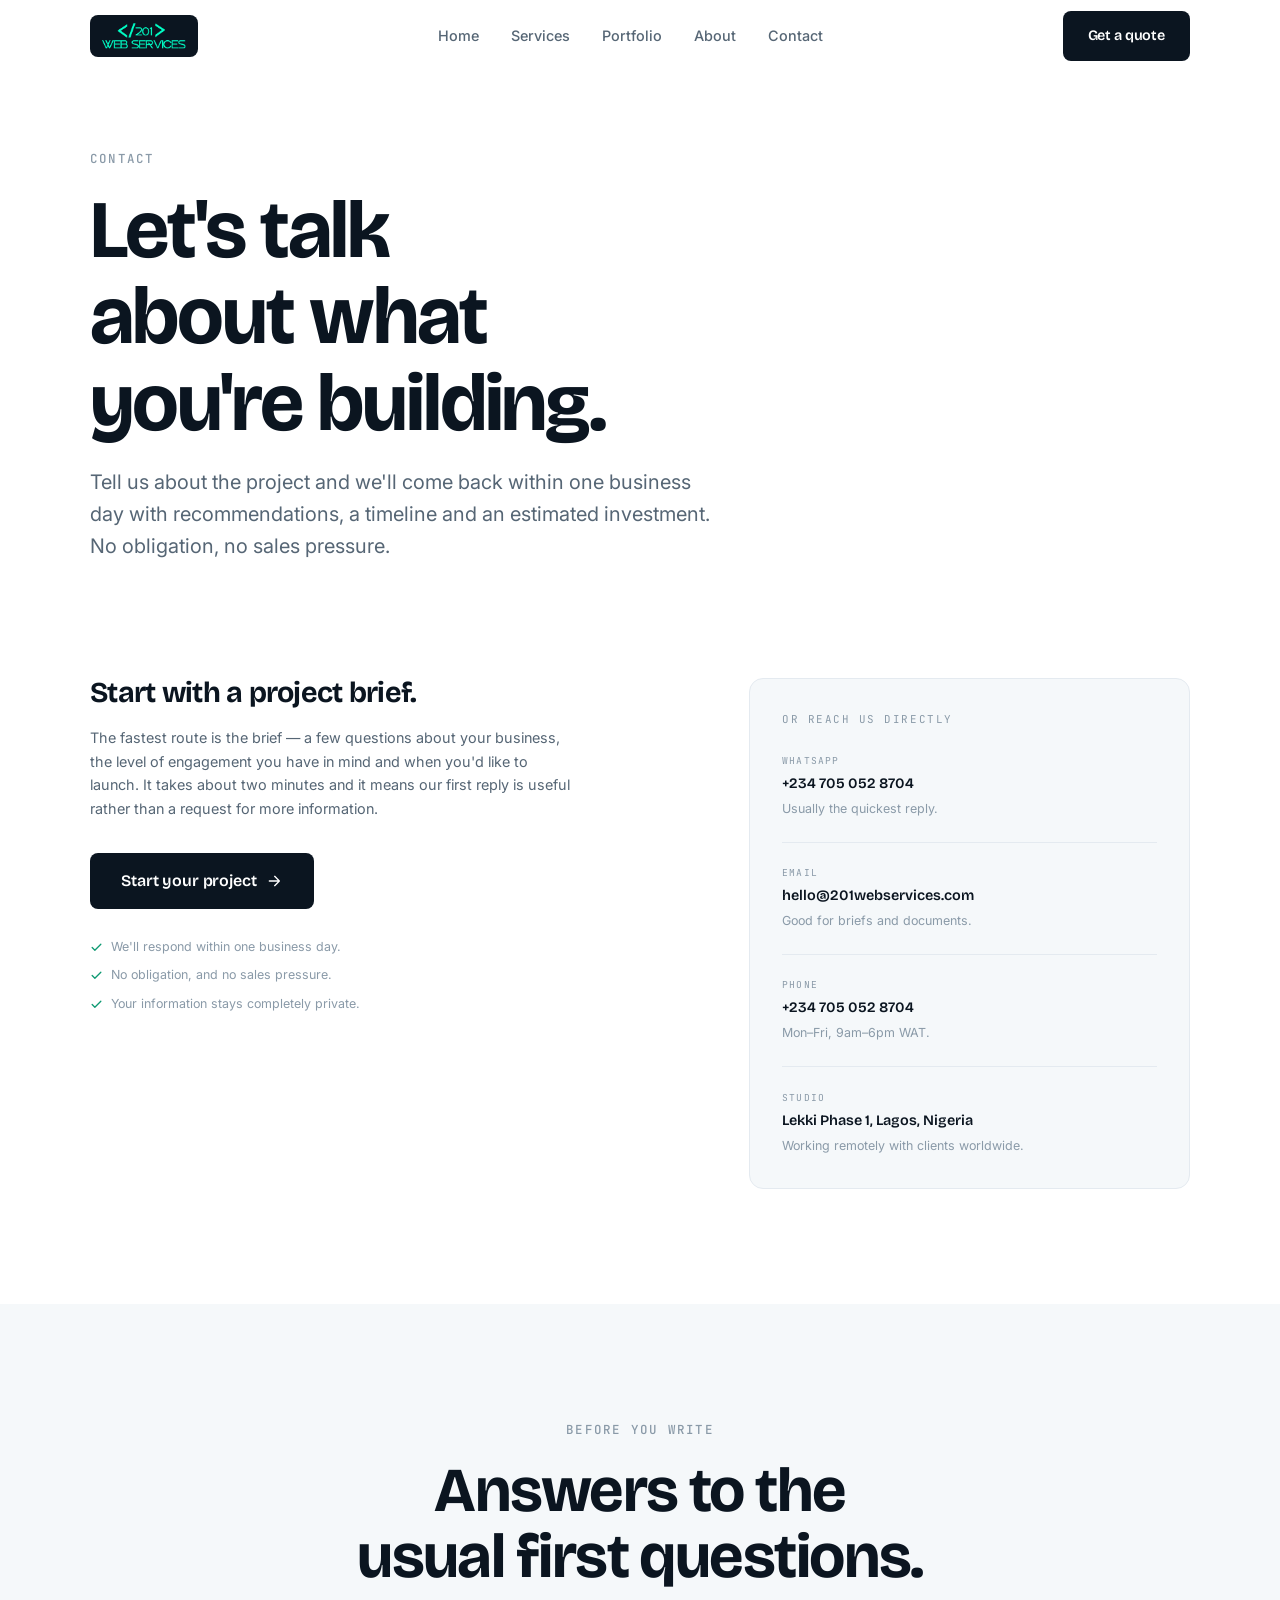
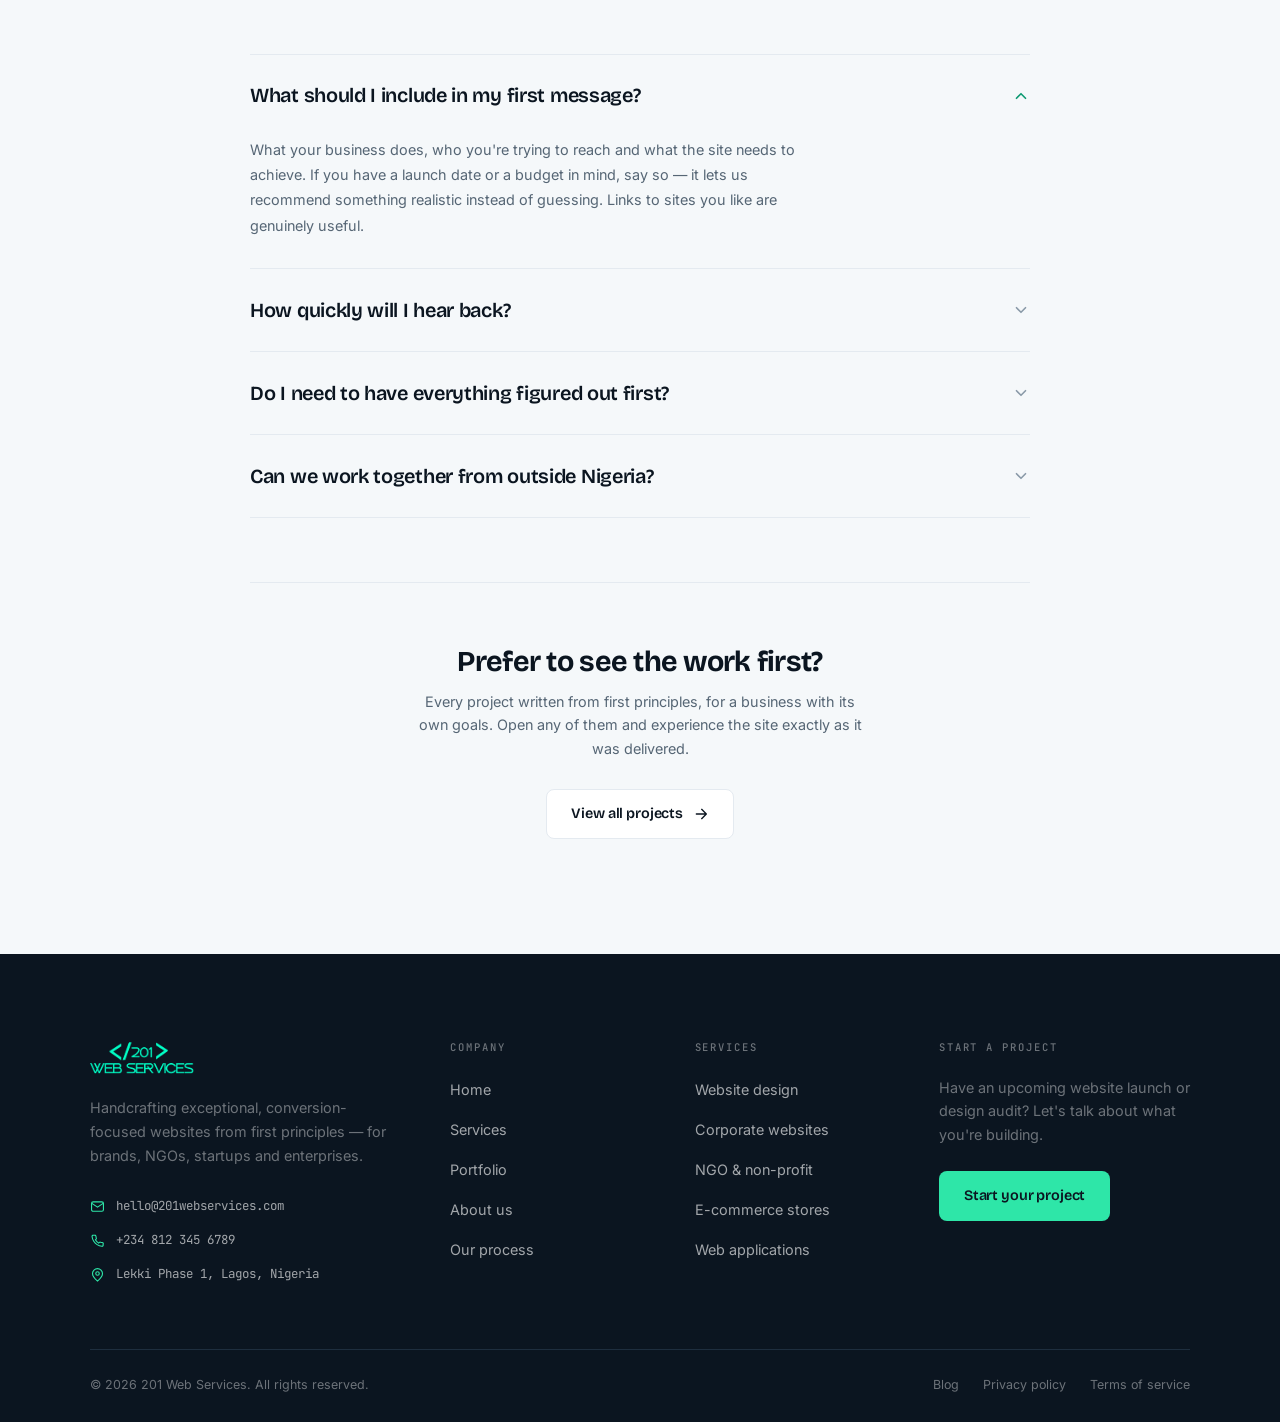
<file: contact.html>
<!DOCTYPE html>
<html lang="en">
<head>
<meta charset="utf-8">
<meta name="viewport" content="width=device-width, initial-scale=1">
<title>Contact — 201 Web Services</title>
<meta name="description" content="Start a project with 201 Web Services. Send a brief, message us on WhatsApp or email the studio — we reply within one business day.">
<meta name="theme-color" content="#0B1520">

<meta property="og:type" content="website">
<meta property="og:title" content="Contact — 201 Web Services">
<meta property="og:description" content="Start a project with 201 Web Services. Send a brief, message us on WhatsApp or email the studio — we reply within one business day.">
<meta property="og:image" content="https://201webservices.com/assets/og-image.png">
<meta name="twitter:card" content="summary_large_image">
<link rel="canonical" href="https://201webservices.com/contact">

<link rel="icon" href="assets/favicon.svg" type="image/svg+xml">

<link rel="preconnect" href="https://fonts.googleapis.com">
<link rel="preconnect" href="https://fonts.gstatic.com" crossorigin>
<link href="https://fonts.googleapis.com/css2?family=Bricolage+Grotesque:opsz,wght@12..96,600;12..96,700;12..96,800&family=Inter:wght@400;500;600&family=JetBrains+Mono:wght@400;500;700&display=swap" rel="stylesheet">

<link rel="stylesheet" href="css/styles.css">

<!-- Flags JS support before paint so reveal animations never hide content
     from users whose script fails to load. -->
<script>document.documentElement.classList.add('js');</script>
</head>
<body id="top">

<a class="skip-link" href="#main">Skip to content</a>

<svg class="sprite" width="0" height="0" aria-hidden="true">
  <defs>
    <g id="i-check"><path d="M20 6 9 17l-5-5" fill="none" stroke="currentColor" stroke-width="2.4" stroke-linecap="round" stroke-linejoin="round"/></g>
    <g id="i-check-circle"><circle cx="12" cy="12" r="9.5" fill="none" stroke="currentColor" stroke-width="1.8"/><path d="M8 12.3l2.6 2.6L16 9.5" fill="none" stroke="currentColor" stroke-width="2" stroke-linecap="round" stroke-linejoin="round"/></g>
    <g id="i-arrow-right"><path d="M5 12h14m-6-7 7 7-7 7" fill="none" stroke="currentColor" stroke-width="2" stroke-linecap="round" stroke-linejoin="round"/></g>
    <g id="i-chevron-down"><path d="m6 9 6 6 6-6" fill="none" stroke="currentColor" stroke-width="2.2" stroke-linecap="round" stroke-linejoin="round"/></g>
    <g id="i-star"><path d="m12 2.6 2.9 5.9 6.5.95-4.7 4.6 1.1 6.45L12 17.45 6.2 20.5l1.1-6.45-4.7-4.6 6.5-.95z" fill="currentColor"/></g>
    <g id="i-close"><path d="M18 6 6 18M6 6l12 12" fill="none" stroke="currentColor" stroke-width="2" stroke-linecap="round"/></g>
    <g id="i-menu"><path d="M3 6h18M3 12h18M3 18h18" fill="none" stroke="currentColor" stroke-width="2" stroke-linecap="round"/></g>
    <g id="i-mail"><rect x="2.5" y="4.5" width="19" height="15" rx="2.5" fill="none" stroke="currentColor" stroke-width="1.8"/><path d="m3 7 9 6 9-6" fill="none" stroke="currentColor" stroke-width="1.8" stroke-linecap="round"/></g>
    <g id="i-phone"><path d="M21 16.9v2.6a1.8 1.8 0 0 1-2 1.8 17.6 17.6 0 0 1-7.7-2.7 17.4 17.4 0 0 1-5.3-5.3A17.6 17.6 0 0 1 3.3 5.5a1.8 1.8 0 0 1 1.8-2h2.6a1.8 1.8 0 0 1 1.8 1.6c.1 1 .3 1.9.6 2.8a1.8 1.8 0 0 1-.4 1.9l-1.1 1.1a14.4 14.4 0 0 0 5.3 5.3l1.1-1.1a1.8 1.8 0 0 1 1.9-.4c.9.3 1.8.5 2.8.6a1.8 1.8 0 0 1 1.6 1.9z" fill="none" stroke="currentColor" stroke-width="1.8" stroke-linejoin="round"/></g>
    <g id="i-pin"><path d="M20 10.5c0 5.5-8 12-8 12s-8-6.5-8-12a8 8 0 0 1 16 0z" fill="none" stroke="currentColor" stroke-width="1.8" stroke-linejoin="round"/><circle cx="12" cy="10.3" r="2.8" fill="none" stroke="currentColor" stroke-width="1.8"/></g>
    <g id="i-target"><circle cx="12" cy="12" r="9" fill="none" stroke="currentColor" stroke-width="1.9"/><circle cx="12" cy="12" r="4.8" fill="none" stroke="currentColor" stroke-width="1.9"/><circle cx="12" cy="12" r="1" fill="currentColor"/></g>
    <g id="i-zap"><path d="M13 2 4.5 13.5H11l-.6 8.5L19 10.5h-6.5z" fill="none" stroke="currentColor" stroke-width="1.9" stroke-linejoin="round"/></g>
    <g id="i-handshake"><path d="m11 17 2 2a1.8 1.8 0 0 0 2.6 0l4.4-4.4a1.8 1.8 0 0 0 0-2.6L15.5 7.5H10L7 10.5" fill="none" stroke="currentColor" stroke-width="1.8" stroke-linecap="round" stroke-linejoin="round"/><path d="M3.5 12.5 7 9m-3.5 3.5L7 16m4-9L8.5 4.5H4" fill="none" stroke="currentColor" stroke-width="1.8" stroke-linecap="round" stroke-linejoin="round"/></g>
    <g id="i-google"><path fill="#4285F4" d="M22.56 12.25c0-.78-.07-1.53-.2-2.25H12v4.26h5.92c-.26 1.37-1.04 2.53-2.21 3.31v2.77h3.57c2.08-1.92 3.28-4.74 3.28-8.09z"/><path fill="#34A853" d="M12 23c2.97 0 5.46-.98 7.28-2.66l-3.57-2.77c-.98.66-2.23 1.06-3.71 1.06-2.86 0-5.29-1.93-6.16-4.53H2.18v2.84C3.99 20.53 7.7 23 12 23z"/><path fill="#FBBC05" d="M5.84 14.09c-.22-.66-.35-1.36-.35-2.09s.13-1.43.35-2.09V7.07H2.18C1.43 8.55 1 10.22 1 12s.43 3.45 1.18 4.93l2.85-2.22.81-.62z"/><path fill="#EA4335" d="M12 5.38c1.62 0 3.06.56 4.21 1.64l3.15-3.15C17.45 2.09 14.97 1 12 1 7.7 1 3.99 3.47 2.18 7.07l3.66 2.84c.87-2.6 3.3-4.53 6.16-4.53z"/></g>
  </defs>
</svg>

<header class="header" id="header">
  <div class="wrap">
    <a class="brand brand--chip" href="index.html" aria-label="201 Web Services — home">
      <img class="brand__logo" src="assets/logo-mark.png" alt=""
           width="123" height="38" decoding="async">
    </a>

    <nav class="nav" id="nav" aria-label="Primary">
      <a href="index.html">Home</a>
      <a href="index.html#services">Services</a>
      <a href="projects.html">Portfolio</a>
      <a href="index.html#about">About</a>
      <a href="contact.html" aria-current="page">Contact</a>
    </nav>

    <div class="header-actions">
      <button class="btn btn--primary" data-quote>Get a quote</button>
      <button class="burger" id="burger" aria-label="Open menu" aria-expanded="false" aria-controls="drawer">
        <svg width="22" height="22" viewBox="0 0 24 24"><use href="#i-menu"/></svg>
      </button>
    </div>
  </div>
</header>

<div class="drawer" id="drawer">
  <a href="index.html">Home</a>
  <a href="index.html#services">Services</a>
  <a href="projects.html">Portfolio</a>
  <a href="index.html#about">About</a>
  <a href="contact.html" aria-current="page">Contact</a>
  <button class="btn btn--primary btn--block" data-quote>Get a quote</button>
</div>

<main id="main">

<section class="section page-head">
  <div class="wrap">
    <div class="head" data-reveal>
      <span class="label">Contact</span>
      <h1>Let's talk about what you're building.</h1>
      <p class="lede">
        Tell us about the project and we'll come back within one business day
        with recommendations, a timeline and an estimated investment. No
        obligation, no sales pressure.
      </p>
    </div>
  </div>
</section>

<section class="section section--continues">
  <div class="wrap contact-grid">
    <div class="contact-main" data-reveal>
      <h2 class="contact-main__title">Start with a project brief.</h2>
      <p>
        The fastest route is the brief &mdash; a few questions about your
        business, the level of engagement you have in mind and when you'd like
        to launch. It takes about two minutes and it means our first reply is
        useful rather than a request for more information.
      </p>
      <button class="btn btn--primary btn--lg" data-quote>
        Start your project
        <svg width="16" height="16" viewBox="0 0 24 24" aria-hidden="true"><use href="#i-arrow-right"/></svg>
      </button>
      <ul class="assurance">
        <li><svg viewBox="0 0 24 24" aria-hidden="true"><use href="#i-check"/></svg>We'll respond within one business day.</li>
        <li><svg viewBox="0 0 24 24" aria-hidden="true"><use href="#i-check"/></svg>No obligation, and no sales pressure.</li>
        <li><svg viewBox="0 0 24 24" aria-hidden="true"><use href="#i-check"/></svg>Your information stays completely private.</li>
      </ul>
    </div>

    <aside class="contact-side" data-reveal>
      <p class="contact-side__title">Or reach us directly</p>
      <ul class="contact-channels">
        <li>
          <span class="contact-channels__label">WhatsApp</span>
          <a href="https://wa.me/2347050528704" target="_blank" rel="noopener">+234 705 052 8704</a>
          <span class="contact-channels__note">Usually the quickest reply.</span>
        </li>
        <li>
          <span class="contact-channels__label">Email</span>
          <a href="mailto:hello@201webservices.com">hello@201webservices.com</a>
          <span class="contact-channels__note">Good for briefs and documents.</span>
        </li>
        <li>
          <span class="contact-channels__label">Phone</span>
          <a href="tel:+2347050528704">+234 705 052 8704</a>
          <span class="contact-channels__note">Mon&ndash;Fri, 9am&ndash;6pm WAT.</span>
        </li>
        <li>
          <span class="contact-channels__label">Studio</span>
          <span class="contact-channels__value">Lekki Phase 1, Lagos, Nigeria</span>
          <span class="contact-channels__note">Working remotely with clients worldwide.</span>
        </li>
      </ul>
    </aside>
  </div>
</section>

<section class="section section--alt">
  <div class="wrap">
    <div class="head head--center" data-reveal>
      <span class="label">Before you write</span>
      <h2>Answers to the usual first questions.</h2>
    </div>

    <div class="faq" data-faq data-reveal>
      <div class="faq__item">
        <h3>
          <button class="faq__q" aria-expanded="false">
            <span>What should I include in my first message?</span>
            <svg viewBox="0 0 24 24" aria-hidden="true"><use href="#i-chevron-down"/></svg>
          </button>
        </h3>
        <div class="faq__a"><div>
          <p>
            What your business does, who you're trying to reach and what the site
            needs to achieve. If you have a launch date or a budget in mind, say
            so &mdash; it lets us recommend something realistic instead of
            guessing. Links to sites you like are genuinely useful.
          </p>
        </div></div>
      </div>

      <div class="faq__item">
        <h3>
          <button class="faq__q" aria-expanded="false">
            <span>How quickly will I hear back?</span>
            <svg viewBox="0 0 24 24" aria-hidden="true"><use href="#i-chevron-down"/></svg>
          </button>
        </h3>
        <div class="faq__a"><div>
          <p>
            Within one business day, from a person rather than an autoresponder.
            If your project is a fit we'll follow up with questions; if it isn't,
            we'll say so plainly and point you somewhere better.
          </p>
        </div></div>
      </div>

      <div class="faq__item">
        <h3>
          <button class="faq__q" aria-expanded="false">
            <span>Do I need to have everything figured out first?</span>
            <svg viewBox="0 0 24 24" aria-hidden="true"><use href="#i-chevron-down"/></svg>
          </button>
        </h3>
        <div class="faq__a"><div>
          <p>
            No. Most clients arrive with a goal rather than a specification, and
            discovery exists precisely to turn one into the other. Come with the
            problem &mdash; working out the shape of the solution is part of what
            you're hiring us for.
          </p>
        </div></div>
      </div>

      <div class="faq__item">
        <h3>
          <button class="faq__q" aria-expanded="false">
            <span>Can we work together from outside Nigeria?</span>
            <svg viewBox="0 0 24 24" aria-hidden="true"><use href="#i-chevron-down"/></svg>
          </button>
        </h3>
        <div class="faq__a"><div>
          <p>
            Yes. We're in Lagos and the process is built to run remotely &mdash;
            written updates you can read in your own time, calls scheduled around
            your hours, and review stages that never require everyone in a room.
          </p>
        </div></div>
      </div>
    </div>

    <div class="faq-cta" data-reveal>
      <h3>Prefer to see the work first?</h3>
      <p>
        Every project written from first principles, for a business with its own
        goals. Open any of them and experience the site exactly as it was
        delivered.
      </p>
      <a class="btn btn--ghost" href="projects.html">
        View all projects
        <svg width="16" height="16" viewBox="0 0 24 24" aria-hidden="true"><use href="#i-arrow-right"/></svg>
      </a>
    </div>
  </div>
</section>

</main>

<footer class="footer">
  <div class="wrap footer-grid">
    <div>
      <a class="brand" href="index.html" aria-label="201 Web Services — home">
        <img class="brand__logo" src="assets/logo-mark.png" alt=""
             width="123" height="38" decoding="async">
      </a>
      <p>
        Handcrafting exceptional, conversion-focused websites from first
        principles — for brands, NGOs, startups and enterprises.
      </p>
      <ul class="footer-contact">
        <li><svg viewBox="0 0 24 24" aria-hidden="true"><use href="#i-mail"/></svg><a href="mailto:hello@201webservices.com">hello@201webservices.com</a></li>
        <li><svg viewBox="0 0 24 24" aria-hidden="true"><use href="#i-phone"/></svg><a href="tel:+2348123456789">+234 812 345 6789</a></li>
        <li><svg viewBox="0 0 24 24" aria-hidden="true"><use href="#i-pin"/></svg>Lekki Phase 1, Lagos, Nigeria</li>
      </ul>
    </div>

    <nav aria-label="Company">
      <h3 class="footer__head">Company</h3>
      <ul class="footer-links">
        <li><a href="index.html">Home</a></li>
        <li><a href="index.html#services">Services</a></li>
        <li><a href="projects.html">Portfolio</a></li>
        <li><a href="index.html#about">About us</a></li>
        <li><a href="index.html#process">Our process</a></li>
      </ul>
    </nav>

    <nav aria-label="Services">
      <h3 class="footer__head">Services</h3>
      <ul class="footer-links">
        <li><a href="index.html#services">Website design</a></li>
        <li><a href="index.html#services">Corporate websites</a></li>
        <li><a href="index.html#services">NGO &amp; non-profit</a></li>
        <li><a href="index.html#services">E-commerce stores</a></li>
        <li><a href="index.html#services">Web applications</a></li>
      </ul>
    </nav>

    <div>
      <h3 class="footer__head">Start a project</h3>
      <p class="footer__cta-copy">
        Have an upcoming website launch or design audit? Let's talk about what
        you're building.
      </p>
      <button class="btn btn--accent footer__cta-btn" data-quote>Start your project</button>
    </div>
  </div>

  <div class="wrap">
    <div class="footer-bottom">
      <span>© <span id="year">2026</span> 201 Web Services. All rights reserved.</span>
      <nav aria-label="Legal">
        <a href="#">Blog</a>
        <a href="privacy.html">Privacy policy</a>
        <a href="terms.html">Terms of service</a>
      </nav>
    </div>
  </div>
</footer>

<dialog class="preview" id="preview" aria-labelledby="preview-name">
  <div class="preview__inner">

    <!-- Browser frame -->
    <div class="browser">
      <div class="browser__bar">
        <span class="browser__lights" aria-hidden="true"><i></i><i></i><i></i></span>
        <span class="browser__url" data-domain></span>
        <button class="browser__close" data-close type="button" aria-label="Close preview">
          <svg width="18" height="18" viewBox="0 0 24 24" aria-hidden="true"><use href="#i-close"/></svg>
        </button>
      </div>

      <div class="browser__viewport" data-viewport tabindex="0" role="region" aria-label="Scrollable website preview">
        <img data-shot alt="" decoding="async">
      </div>

      <span class="browser__hint" data-hint>Auto-scrolling — hover or scroll to take over</span>
    </div>

    <!-- Project meta -->
    <footer class="preview__meta">
      <div>
        <p class="preview__industry" data-industry></p>
        <h3 id="preview-name" data-name></h3>
        <p class="preview__tech" data-tech></p>
      </div>
      <div class="btn-row">
        <a class="btn btn--accent" data-similar target="_blank" rel="noopener noreferrer">
          Start a similar project
          <svg width="16" height="16" viewBox="0 0 24 24" aria-hidden="true"><use href="#i-arrow-right"/></svg>
        </a>
      </div>
    </footer>
  </div>
</dialog>

<dialog class="dialog" id="quote" aria-labelledby="quote-title">
  <div class="dialog__head">
    <div>
      <h3 id="quote-title">Let's create something people remember.</h3>
      <p>Tell us about your project and we'll prepare a tailored proposal with recommendations, timelines and estimated investment.</p>
    </div>
    <button class="dialog__close" data-close aria-label="Close">
      <svg width="20" height="20" viewBox="0 0 24 24"><use href="#i-close"/></svg>
    </button>
  </div>

  <div class="dialog__body">
    <form id="quote-form" novalidate>
      <fieldset>
        <legend>What are you trying to build?</legend>
        <div class="chips" data-chipgroup="build">
          <button type="button" class="chip" aria-pressed="true">Website design</button>
          <button type="button" class="chip" aria-pressed="false">Corporate websites</button>
          <button type="button" class="chip" aria-pressed="false">NGO websites</button>
          <button type="button" class="chip" aria-pressed="false">E-commerce stores</button>
          <button type="button" class="chip" aria-pressed="false">Web applications</button>
          <button type="button" class="chip" aria-pressed="false">Growth support</button>
        </div>
      </fieldset>

      <fieldset>
        <legend>Project investment</legend>
        <p class="fieldset__help" id="budget-help">Choose the investment level that best aligns with your project goals. This helps us recommend the most suitable solution.</p>
        <div class="tiers" data-chipgroup="budget" role="radiogroup" aria-label="Project investment" aria-describedby="budget-help">
          <label class="tier">
            <input type="radio" name="budget" value="Starter &#183; &#8358;400k &#8211; &#8358;750k">
            <span class="tier__name">Starter</span>
            <span class="tier__range">&#8358;400k &#8211; &#8358;750k</span>
            <svg class="tier__check" viewBox="0 0 24 24" aria-hidden="true"><use href="#i-check"/></svg>
          </label>
          <label class="tier">
            <input type="radio" name="budget" value="Growth &#183; &#8358;750k &#8211; &#8358;1.5M">
            <span class="tier__name">Growth</span>
            <span class="tier__range">&#8358;750k &#8211; &#8358;1.5M</span>
            <svg class="tier__check" viewBox="0 0 24 24" aria-hidden="true"><use href="#i-check"/></svg>
          </label>
          <label class="tier">
            <input type="radio" name="budget" value="Professional &#183; &#8358;1.5M &#8211; &#8358;3M" checked>
            <span class="tier__name">Professional</span>
            <span class="tier__range">&#8358;1.5M &#8211; &#8358;3M</span>
            <svg class="tier__check" viewBox="0 0 24 24" aria-hidden="true"><use href="#i-check"/></svg>
          </label>
          <label class="tier">
            <input type="radio" name="budget" value="Enterprise &#183; &#8358;3M &#8211; &#8358;7M">
            <span class="tier__name">Enterprise</span>
            <span class="tier__range">&#8358;3M &#8211; &#8358;7M</span>
            <svg class="tier__check" viewBox="0 0 24 24" aria-hidden="true"><use href="#i-check"/></svg>
          </label>
          <label class="tier">
            <input type="radio" name="budget" value="Strategic partner &#183; &#8358;7M+">
            <span class="tier__name">Strategic partner</span>
            <span class="tier__range">&#8358;7M+</span>
            <svg class="tier__check" viewBox="0 0 24 24" aria-hidden="true"><use href="#i-check"/></svg>
          </label>
        </div>
      </fieldset>

      <fieldset data-required-group>
        <legend>Project timeline</legend>
        <div class="chips" data-chipgroup="timeline" aria-describedby="timeline-error">
          <button type="button" class="chip" aria-pressed="false">ASAP</button>
          <button type="button" class="chip" aria-pressed="false">Within 1 month</button>
          <button type="button" class="chip" aria-pressed="false">1&#8211;3 months</button>
          <button type="button" class="chip" aria-pressed="false">Just exploring</button>
        </div>
        <p class="fieldset__error" id="timeline-error" data-group-error hidden>Pick the timeline that fits best &#8212; even a rough one helps.</p>
      </fieldset>

      <div class="dialog__fields">
        <label class="field"><span>Your name *</span><input name="name" type="text" required autocomplete="name"></label>
        <label class="field"><span>Email address *</span><input name="email" type="email" required autocomplete="email"></label>
        <label class="field"><span>Phone number</span><input name="phone" type="tel" autocomplete="tel" placeholder="+234 803 123 4567"></label>
        <label class="field"><span>Company / organization</span><input name="company" type="text" autocomplete="organization"></label>
        <label class="field field--wide"><span>About your project</span><textarea name="details" placeholder="Tell us about your business, what you're hoping to achieve, and what success looks like for this project."></textarea></label>
      </div>

      <button class="btn btn--primary btn--block btn--lg dialog__submit" type="submit">Start my project</button>

      <ul class="assurance">
        <li><svg viewBox="0 0 24 24" aria-hidden="true"><use href="#i-check"/></svg>We'll respond within one business day.</li>
        <li><svg viewBox="0 0 24 24" aria-hidden="true"><use href="#i-check"/></svg>No obligation, and no sales pressure.</li>
        <li><svg viewBox="0 0 24 24" aria-hidden="true"><use href="#i-check"/></svg>Your information stays completely private.</li>
      </ul>
    </form>

    <aside class="brief" aria-labelledby="brief-title">
      <div class="brief__inner">
        <p class="brief__title" id="brief-title">Project summary</p>
        <dl class="brief__list">
          <div class="brief__row">
            <dt>Service</dt>
            <dd data-brief="build">&#8212;</dd>
          </div>
          <div class="brief__row">
            <dt>Investment</dt>
            <dd data-brief="budget">&#8212;</dd>
          </div>
          <div class="brief__row">
            <dt>Timeline</dt>
            <dd data-brief="timeline" class="brief__pending">Not chosen yet</dd>
          </div>
          <div class="brief__row">
            <dt>Status</dt>
            <dd data-brief-status class="brief__pending">Awaiting details</dd>
          </div>
        </dl>
        <p class="brief__note" data-brief-live aria-live="polite"></p>
      </div>
    </aside>
  </div>

  <div class="dialog__done" role="status">
    <svg viewBox="0 0 24 24" aria-hidden="true"><use href="#i-check-circle"/></svg>
    <h3>Brief received.</h3>
    <p>Thanks &#8212; we'll review your project and come back within one business day with recommendations, timelines and estimated investment.</p>
    <button class="btn btn--ghost" data-close type="button">Close</button>
  </div>
</dialog>

<script src="js/main.js"></script>
</body>
</html>
</file>
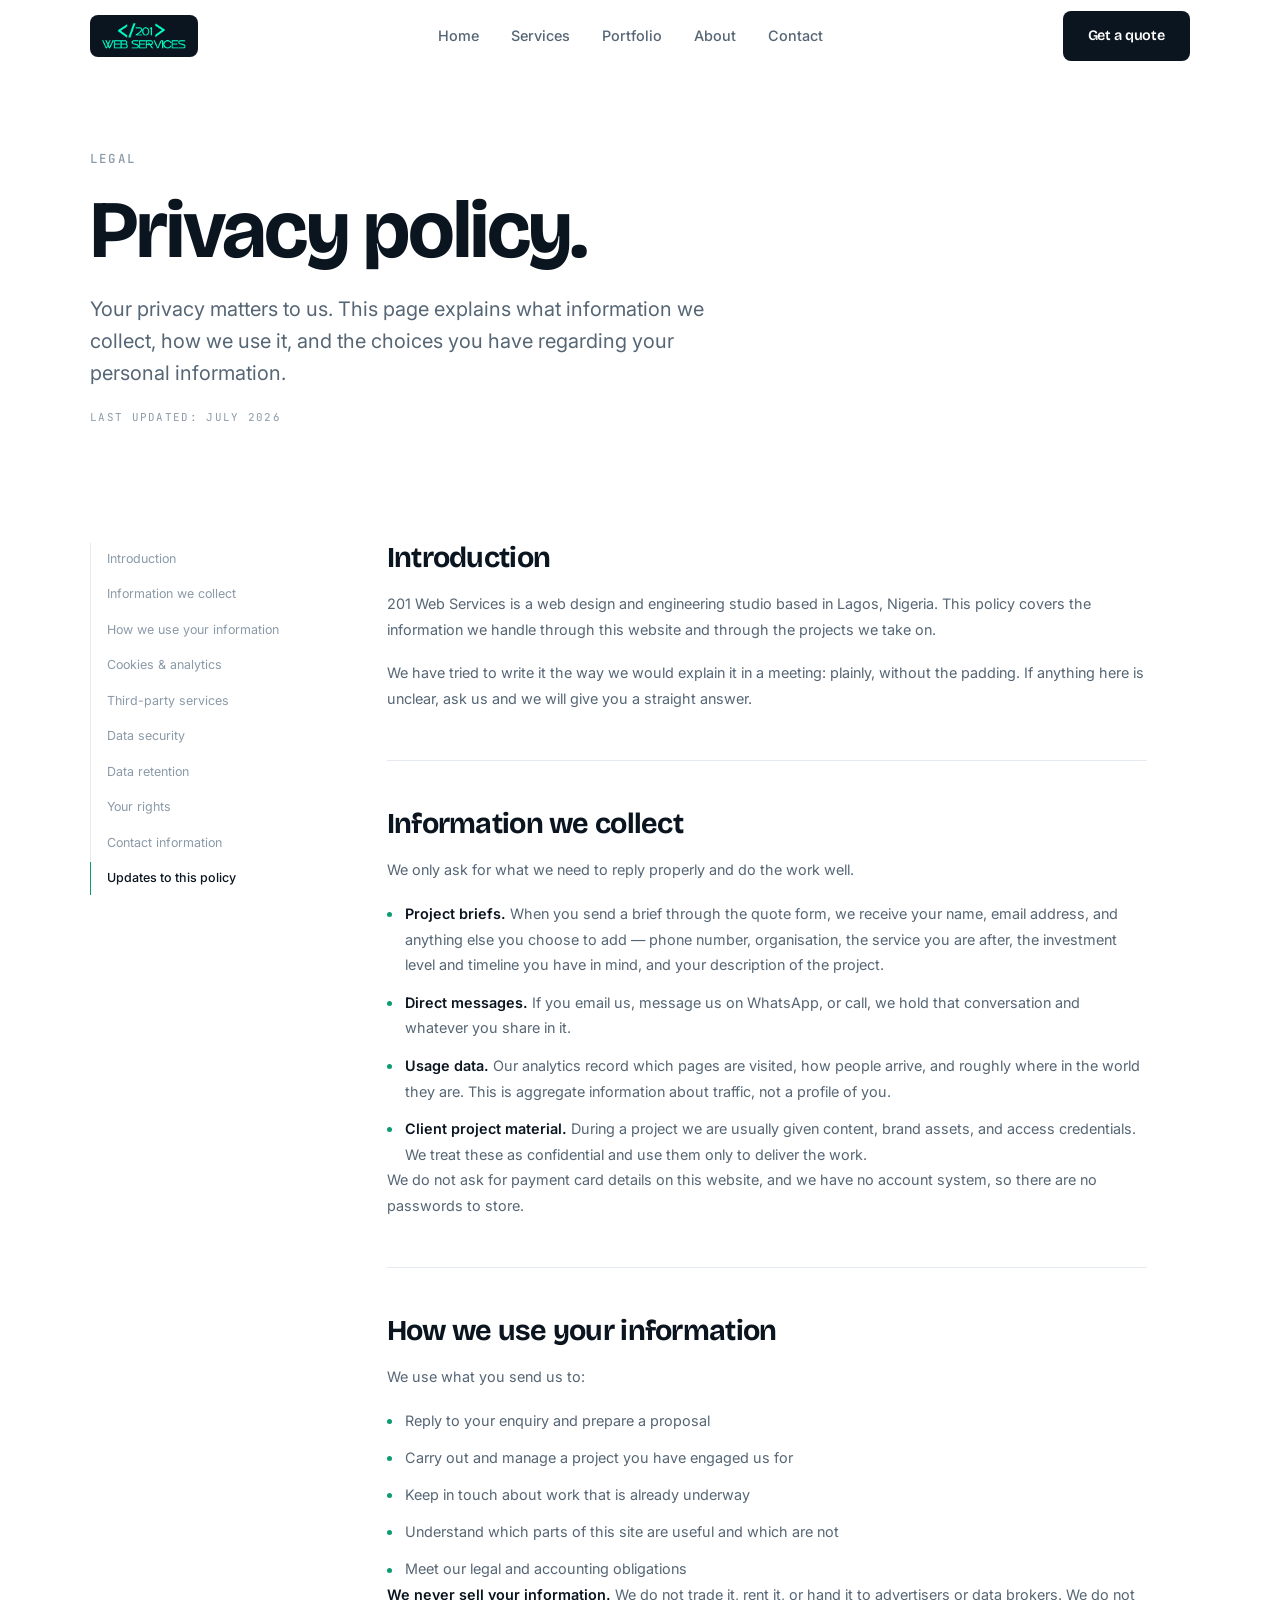
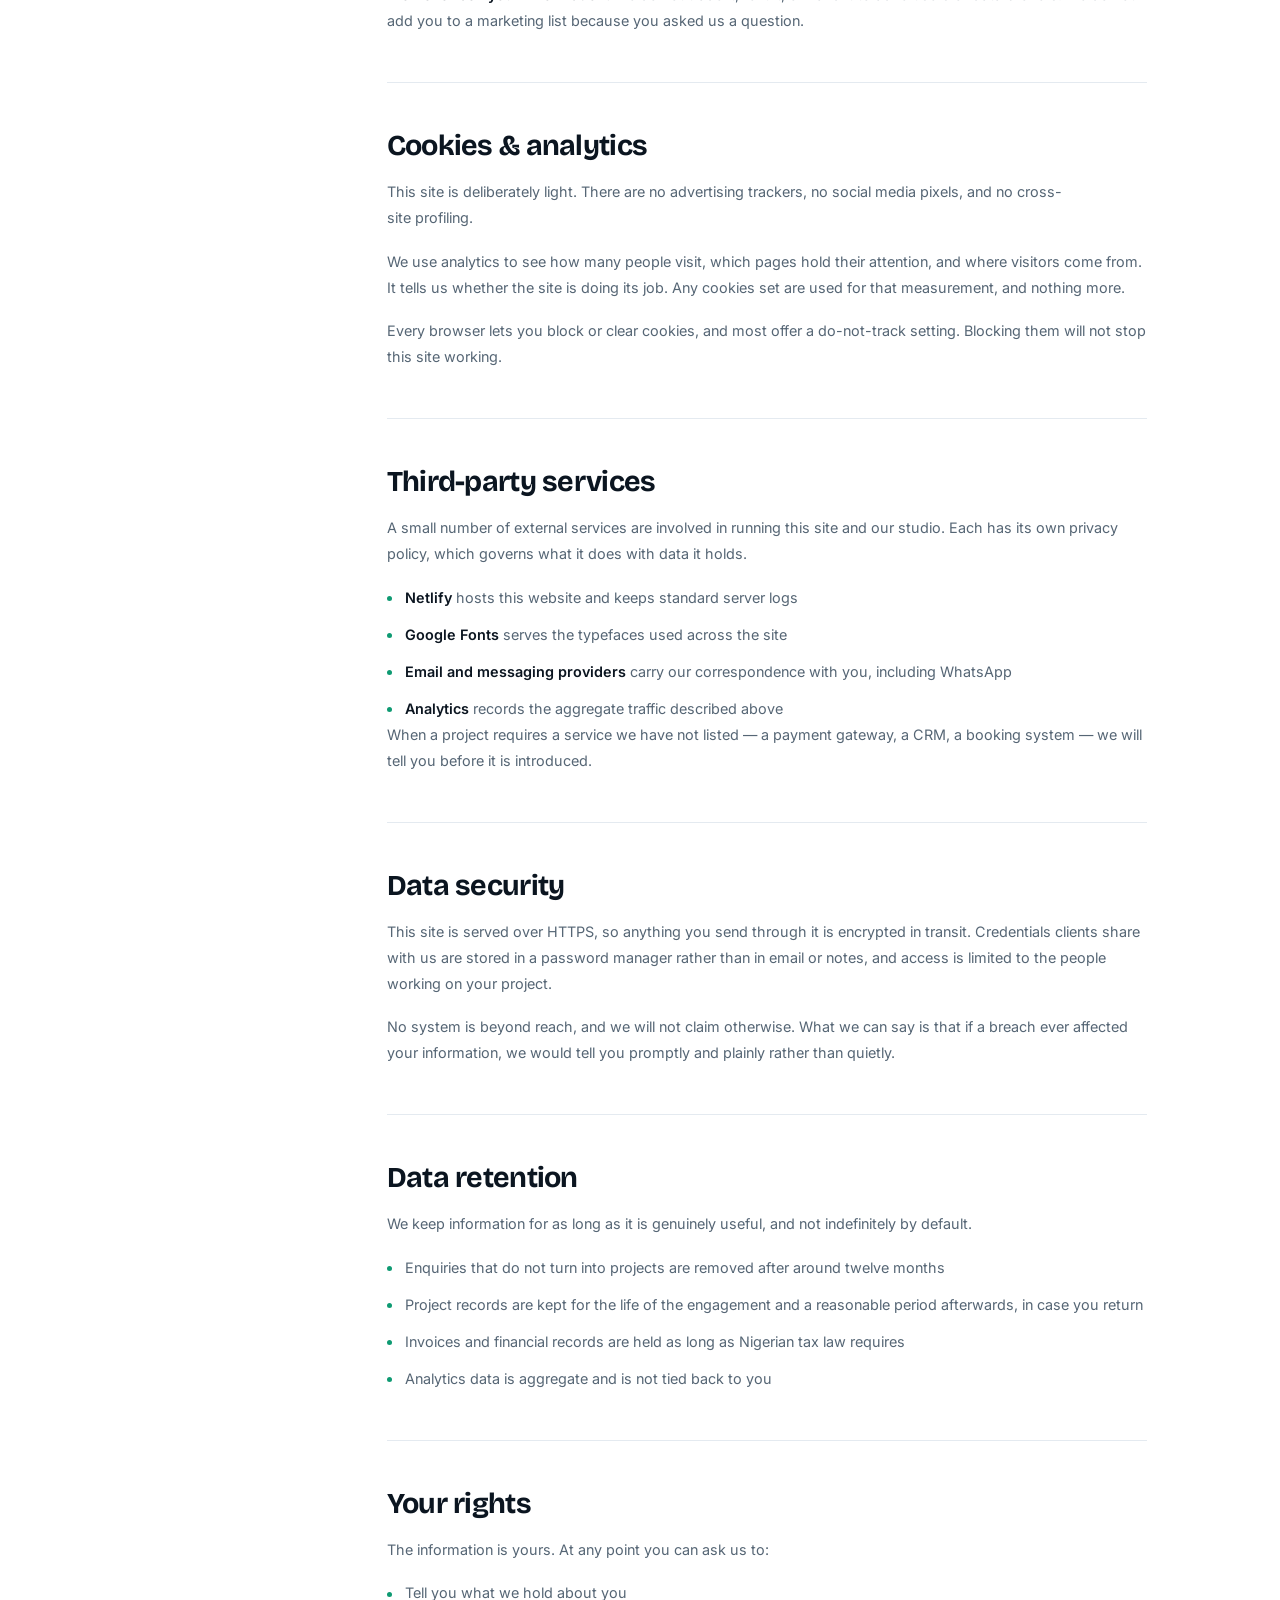
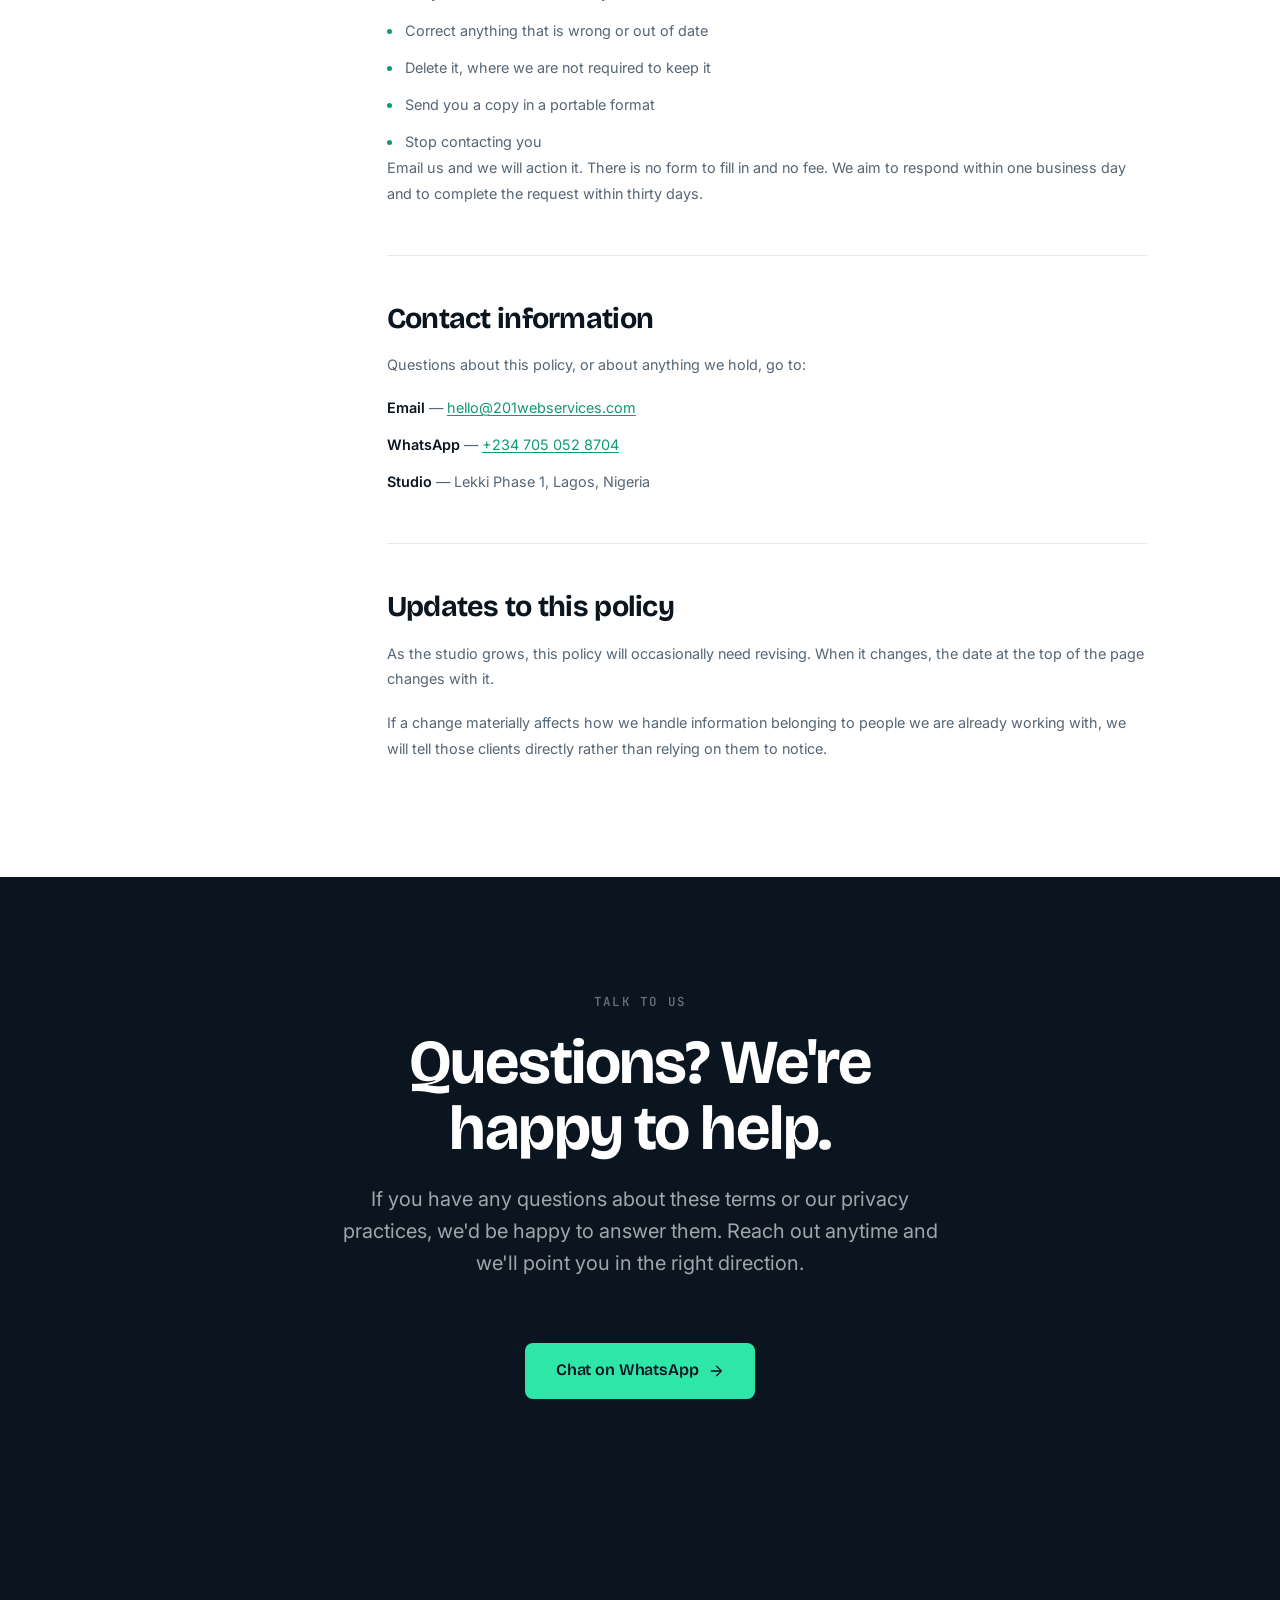
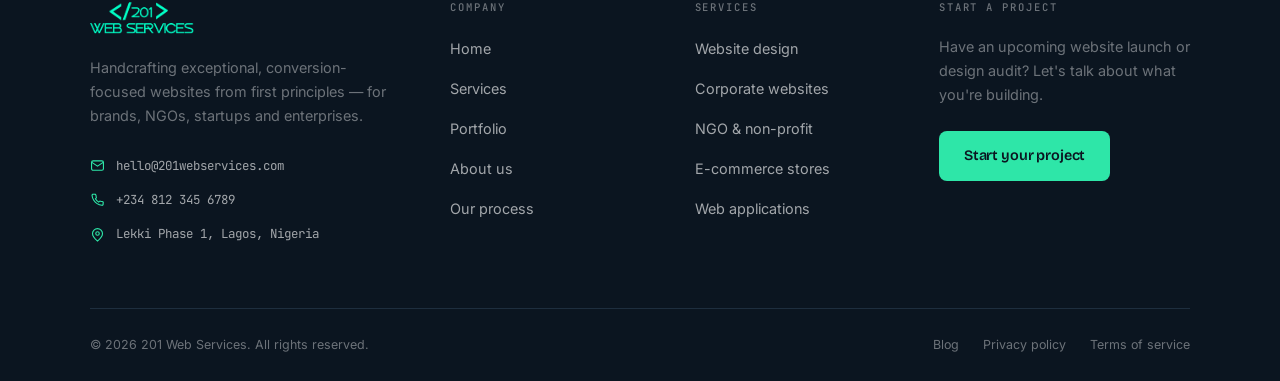
<file: privacy.html>
<!DOCTYPE html>
<html lang="en">
<head>
<meta charset="utf-8">
<meta name="viewport" content="width=device-width, initial-scale=1">
<title>Privacy Policy — 201 Web Services</title>
<meta name="description" content="How 201 Web Services collects, uses and protects your information. We never sell your data, and we explain in plain English exactly what we hold and why.">
<meta name="theme-color" content="#0B1520">

<meta property="og:type" content="website">
<meta property="og:title" content="Privacy Policy — 201 Web Services">
<meta property="og:description" content="How 201 Web Services collects, uses and protects your information. We never sell your data, and we explain in plain English exactly what we hold and why.">
<meta property="og:image" content="https://201webservices.com/assets/og-image.png">
<meta name="twitter:card" content="summary_large_image">
<link rel="canonical" href="https://201webservices.com/privacy">

<link rel="icon" href="assets/favicon.svg" type="image/svg+xml">

<link rel="preconnect" href="https://fonts.googleapis.com">
<link rel="preconnect" href="https://fonts.gstatic.com" crossorigin>
<link href="https://fonts.googleapis.com/css2?family=Bricolage+Grotesque:opsz,wght@12..96,600;12..96,700;12..96,800&family=Inter:wght@400;500;600&family=JetBrains+Mono:wght@400;500;700&display=swap" rel="stylesheet">

<link rel="stylesheet" href="css/styles.css">

<!-- Flags JS support before paint so reveal animations never hide content
     from users whose script fails to load. -->
<script>document.documentElement.classList.add('js');</script>
</head>
<body id="top">

<a class="skip-link" href="#main">Skip to content</a>

<svg class="sprite" width="0" height="0" aria-hidden="true">
  <defs>
    <g id="i-check"><path d="M20 6 9 17l-5-5" fill="none" stroke="currentColor" stroke-width="2.4" stroke-linecap="round" stroke-linejoin="round"/></g>
    <g id="i-check-circle"><circle cx="12" cy="12" r="9.5" fill="none" stroke="currentColor" stroke-width="1.8"/><path d="M8 12.3l2.6 2.6L16 9.5" fill="none" stroke="currentColor" stroke-width="2" stroke-linecap="round" stroke-linejoin="round"/></g>
    <g id="i-arrow-right"><path d="M5 12h14m-6-7 7 7-7 7" fill="none" stroke="currentColor" stroke-width="2" stroke-linecap="round" stroke-linejoin="round"/></g>
    <g id="i-chevron-down"><path d="m6 9 6 6 6-6" fill="none" stroke="currentColor" stroke-width="2.2" stroke-linecap="round" stroke-linejoin="round"/></g>
    <g id="i-star"><path d="m12 2.6 2.9 5.9 6.5.95-4.7 4.6 1.1 6.45L12 17.45 6.2 20.5l1.1-6.45-4.7-4.6 6.5-.95z" fill="currentColor"/></g>
    <g id="i-close"><path d="M18 6 6 18M6 6l12 12" fill="none" stroke="currentColor" stroke-width="2" stroke-linecap="round"/></g>
    <g id="i-menu"><path d="M3 6h18M3 12h18M3 18h18" fill="none" stroke="currentColor" stroke-width="2" stroke-linecap="round"/></g>
    <g id="i-mail"><rect x="2.5" y="4.5" width="19" height="15" rx="2.5" fill="none" stroke="currentColor" stroke-width="1.8"/><path d="m3 7 9 6 9-6" fill="none" stroke="currentColor" stroke-width="1.8" stroke-linecap="round"/></g>
    <g id="i-phone"><path d="M21 16.9v2.6a1.8 1.8 0 0 1-2 1.8 17.6 17.6 0 0 1-7.7-2.7 17.4 17.4 0 0 1-5.3-5.3A17.6 17.6 0 0 1 3.3 5.5a1.8 1.8 0 0 1 1.8-2h2.6a1.8 1.8 0 0 1 1.8 1.6c.1 1 .3 1.9.6 2.8a1.8 1.8 0 0 1-.4 1.9l-1.1 1.1a14.4 14.4 0 0 0 5.3 5.3l1.1-1.1a1.8 1.8 0 0 1 1.9-.4c.9.3 1.8.5 2.8.6a1.8 1.8 0 0 1 1.6 1.9z" fill="none" stroke="currentColor" stroke-width="1.8" stroke-linejoin="round"/></g>
    <g id="i-pin"><path d="M20 10.5c0 5.5-8 12-8 12s-8-6.5-8-12a8 8 0 0 1 16 0z" fill="none" stroke="currentColor" stroke-width="1.8" stroke-linejoin="round"/><circle cx="12" cy="10.3" r="2.8" fill="none" stroke="currentColor" stroke-width="1.8"/></g>
    <g id="i-target"><circle cx="12" cy="12" r="9" fill="none" stroke="currentColor" stroke-width="1.9"/><circle cx="12" cy="12" r="4.8" fill="none" stroke="currentColor" stroke-width="1.9"/><circle cx="12" cy="12" r="1" fill="currentColor"/></g>
    <g id="i-zap"><path d="M13 2 4.5 13.5H11l-.6 8.5L19 10.5h-6.5z" fill="none" stroke="currentColor" stroke-width="1.9" stroke-linejoin="round"/></g>
    <g id="i-handshake"><path d="m11 17 2 2a1.8 1.8 0 0 0 2.6 0l4.4-4.4a1.8 1.8 0 0 0 0-2.6L15.5 7.5H10L7 10.5" fill="none" stroke="currentColor" stroke-width="1.8" stroke-linecap="round" stroke-linejoin="round"/><path d="M3.5 12.5 7 9m-3.5 3.5L7 16m4-9L8.5 4.5H4" fill="none" stroke="currentColor" stroke-width="1.8" stroke-linecap="round" stroke-linejoin="round"/></g>
    <g id="i-google"><path fill="#4285F4" d="M22.56 12.25c0-.78-.07-1.53-.2-2.25H12v4.26h5.92c-.26 1.37-1.04 2.53-2.21 3.31v2.77h3.57c2.08-1.92 3.28-4.74 3.28-8.09z"/><path fill="#34A853" d="M12 23c2.97 0 5.46-.98 7.28-2.66l-3.57-2.77c-.98.66-2.23 1.06-3.71 1.06-2.86 0-5.29-1.93-6.16-4.53H2.18v2.84C3.99 20.53 7.7 23 12 23z"/><path fill="#FBBC05" d="M5.84 14.09c-.22-.66-.35-1.36-.35-2.09s.13-1.43.35-2.09V7.07H2.18C1.43 8.55 1 10.22 1 12s.43 3.45 1.18 4.93l2.85-2.22.81-.62z"/><path fill="#EA4335" d="M12 5.38c1.62 0 3.06.56 4.21 1.64l3.15-3.15C17.45 2.09 14.97 1 12 1 7.7 1 3.99 3.47 2.18 7.07l3.66 2.84c.87-2.6 3.3-4.53 6.16-4.53z"/></g>
  </defs>
</svg>

<header class="header" id="header">
  <div class="wrap">
    <a class="brand brand--chip" href="index.html" aria-label="201 Web Services — home">
      <img class="brand__logo" src="assets/logo-mark.png" alt=""
           width="123" height="38" decoding="async">
    </a>

    <nav class="nav" id="nav" aria-label="Primary">
      <a href="index.html">Home</a>
      <a href="index.html#services">Services</a>
      <a href="projects.html">Portfolio</a>
      <a href="index.html#about">About</a>
      <a href="contact.html">Contact</a>
    </nav>

    <div class="header-actions">
      <button class="btn btn--primary" data-quote>Get a quote</button>
      <button class="burger" id="burger" aria-label="Open menu" aria-expanded="false" aria-controls="drawer">
        <svg width="22" height="22" viewBox="0 0 24 24"><use href="#i-menu"/></svg>
      </button>
    </div>
  </div>
</header>

<div class="drawer" id="drawer">
  <a href="index.html">Home</a>
  <a href="index.html#services">Services</a>
  <a href="projects.html">Portfolio</a>
  <a href="index.html#about">About</a>
  <a href="contact.html">Contact</a>
  <button class="btn btn--primary btn--block" data-quote>Get a quote</button>
</div>

<main id="main">

<section class="section page-head legal-head">
  <div class="wrap">
    <div class="head" data-reveal>
      <span class="label">Legal</span>
      <h1>Privacy policy.</h1>
      <p class="lede">
        Your privacy matters to us. This page explains what information we
        collect, how we use it, and the choices you have regarding your personal
        information.
      </p>
      <p class="legal-head__date">Last updated: July 2026</p>
    </div>
  </div>
</section>

<div class="section section--continues">
  <div class="wrap legal">
    <details class="toc" data-toc open>
      <summary class="toc__summary">
        <span>On this page</span>
        <svg viewBox="0 0 24 24" aria-hidden="true"><use href="#i-chevron-down"/></svg>
      </summary>
      <nav class="toc__nav" aria-label="Sections of this page">
        <a href="#introduction">Introduction</a>
        <a href="#information-we-collect">Information we collect</a>
        <a href="#how-we-use-it">How we use your information</a>
        <a href="#cookies">Cookies &amp; analytics</a>
        <a href="#third-parties">Third-party services</a>
        <a href="#security">Data security</a>
        <a href="#retention">Data retention</a>
        <a href="#your-rights">Your rights</a>
        <a href="#contact">Contact information</a>
        <a href="#updates">Updates to this policy</a>
      </nav>
    </details>

    <article class="legal__body" data-reveal>
      <section class="legal__section" id="introduction">
        <h2>Introduction</h2>
        <p>
          201 Web Services is a web design and engineering studio based in
          Lagos, Nigeria. This policy covers the information we handle through
          this website and through the projects we take on.
        </p>
        <p>
          We have tried to write it the way we would explain it in a meeting:
          plainly, without the padding. If anything here is unclear, ask us and
          we will give you a straight answer.
        </p>
      </section>

      <section class="legal__section" id="information-we-collect">
        <h2>Information we collect</h2>
        <p>
          We only ask for what we need to reply properly and do the work well.
        </p>
        <ul class="legal__list">
          <li>
            <b>Project briefs.</b> When you send a brief through the quote form,
            we receive your name, email address, and anything else you choose to
            add &mdash; phone number, organisation, the service you are after,
            the investment level and timeline you have in mind, and your
            description of the project.
          </li>
          <li>
            <b>Direct messages.</b> If you email us, message us on WhatsApp, or
            call, we hold that conversation and whatever you share in it.
          </li>
          <li>
            <b>Usage data.</b> Our analytics record which pages are visited, how
            people arrive, and roughly where in the world they are. This is
            aggregate information about traffic, not a profile of you.
          </li>
          <li>
            <b>Client project material.</b> During a project we are usually
            given content, brand assets, and access credentials. We treat these
            as confidential and use them only to deliver the work.
          </li>
        </ul>
        <p>
          We do not ask for payment card details on this website, and we have no
          account system, so there are no passwords to store.
        </p>
      </section>

      <section class="legal__section" id="how-we-use-it">
        <h2>How we use your information</h2>
        <p>We use what you send us to:</p>
        <ul class="legal__list">
          <li>Reply to your enquiry and prepare a proposal</li>
          <li>Carry out and manage a project you have engaged us for</li>
          <li>Keep in touch about work that is already underway</li>
          <li>Understand which parts of this site are useful and which are not</li>
          <li>Meet our legal and accounting obligations</li>
        </ul>
        <p>
          <b>We never sell your information.</b> We do not trade it, rent it, or
          hand it to advertisers or data brokers. We do not add you to a
          marketing list because you asked us a question.
        </p>
      </section>

      <section class="legal__section" id="cookies">
        <h2>Cookies &amp; analytics</h2>
        <p>
          This site is deliberately light. There are no advertising trackers, no
          social media pixels, and no cross-site profiling.
        </p>
        <p>
          We use analytics to see how many people visit, which pages hold their
          attention, and where visitors come from. It tells us whether the site
          is doing its job. Any cookies set are used for that measurement, and
          nothing more.
        </p>
        <p>
          Every browser lets you block or clear cookies, and most offer a
          do-not-track setting. Blocking them will not stop this site working.
        </p>
      </section>

      <section class="legal__section" id="third-parties">
        <h2>Third-party services</h2>
        <p>
          A small number of external services are involved in running this site
          and our studio. Each has its own privacy policy, which governs what it
          does with data it holds.
        </p>
        <ul class="legal__list">
          <li><b>Netlify</b> hosts this website and keeps standard server logs</li>
          <li><b>Google Fonts</b> serves the typefaces used across the site</li>
          <li><b>Email and messaging providers</b> carry our correspondence with you, including WhatsApp</li>
          <li><b>Analytics</b> records the aggregate traffic described above</li>
        </ul>
        <p>
          When a project requires a service we have not listed &mdash; a payment
          gateway, a CRM, a booking system &mdash; we will tell you before it is
          introduced.
        </p>
      </section>

      <section class="legal__section" id="security">
        <h2>Data security</h2>
        <p>
          This site is served over HTTPS, so anything you send through it is
          encrypted in transit. Credentials clients share with us are stored in a
          password manager rather than in email or notes, and access is limited
          to the people working on your project.
        </p>
        <p>
          No system is beyond reach, and we will not claim otherwise. What we can
          say is that if a breach ever affected your information, we would tell
          you promptly and plainly rather than quietly.
        </p>
      </section>

      <section class="legal__section" id="retention">
        <h2>Data retention</h2>
        <p>
          We keep information for as long as it is genuinely useful, and not
          indefinitely by default.
        </p>
        <ul class="legal__list">
          <li>Enquiries that do not turn into projects are removed after around twelve months</li>
          <li>Project records are kept for the life of the engagement and a reasonable period afterwards, in case you return</li>
          <li>Invoices and financial records are held as long as Nigerian tax law requires</li>
          <li>Analytics data is aggregate and is not tied back to you</li>
        </ul>
      </section>

      <section class="legal__section" id="your-rights">
        <h2>Your rights</h2>
        <p>
          The information is yours. At any point you can ask us to:
        </p>
        <ul class="legal__list">
          <li>Tell you what we hold about you</li>
          <li>Correct anything that is wrong or out of date</li>
          <li>Delete it, where we are not required to keep it</li>
          <li>Send you a copy in a portable format</li>
          <li>Stop contacting you</li>
        </ul>
        <p>
          Email us and we will action it. There is no form to fill in and no fee.
          We aim to respond within one business day and to complete the request
          within thirty days.
        </p>
      </section>

      <section class="legal__section" id="contact">
        <h2>Contact information</h2>
        <p>
          Questions about this policy, or about anything we hold, go to:
        </p>
        <ul class="legal__list legal__list--plain">
          <li><b>Email</b> &mdash; <a href="mailto:hello@201webservices.com">hello@201webservices.com</a></li>
          <li><b>WhatsApp</b> &mdash; <a href="https://wa.me/2347050528704" target="_blank" rel="noopener noreferrer">+234 705 052 8704</a></li>
          <li><b>Studio</b> &mdash; Lekki Phase 1, Lagos, Nigeria</li>
        </ul>
      </section>

      <section class="legal__section" id="updates">
        <h2>Updates to this policy</h2>
        <p>
          As the studio grows, this policy will occasionally need revising. When
          it changes, the date at the top of the page changes with it.
        </p>
        <p>
          If a change materially affects how we handle information belonging to
          people we are already working with, we will tell those clients
          directly rather than relying on them to notice.
        </p>
      </section>
    </article>
  </div>
</div>

<section class="section section--dark cta">
  <div class="wrap">
    <div class="head head--center" data-reveal>
      <span class="label">Talk to us</span>
      <h2>Questions? We're happy to help.</h2>
      <p class="lede">
        If you have any questions about these terms or our privacy practices,
        we'd be happy to answer them. Reach out anytime and we'll point you in
        the right direction.
      </p>
    </div>
    <div class="btn-row" data-reveal>
      <a class="btn btn--accent btn--lg"
         href="https://wa.me/2347050528704?text=Hi%20201%20Web%20Services,%20I%20have%20a%20few%20questions%20about%20my%20project%20and%20would%20love%20to%20chat."
         target="_blank" rel="noopener noreferrer"
         aria-label="Chat with 201 Web Services on WhatsApp (opens in a new tab)">
        Chat on WhatsApp
        <svg width="16" height="16" viewBox="0 0 24 24" aria-hidden="true"><use href="#i-arrow-right"/></svg>
      </a>
    </div>
  </div>
</section>

</main>

<footer class="footer">
  <div class="wrap footer-grid">
    <div>
      <a class="brand" href="index.html" aria-label="201 Web Services — home">
        <img class="brand__logo" src="assets/logo-mark.png" alt=""
             width="123" height="38" decoding="async">
      </a>
      <p>
        Handcrafting exceptional, conversion-focused websites from first
        principles — for brands, NGOs, startups and enterprises.
      </p>
      <ul class="footer-contact">
        <li><svg viewBox="0 0 24 24" aria-hidden="true"><use href="#i-mail"/></svg><a href="mailto:hello@201webservices.com">hello@201webservices.com</a></li>
        <li><svg viewBox="0 0 24 24" aria-hidden="true"><use href="#i-phone"/></svg><a href="tel:+2348123456789">+234 812 345 6789</a></li>
        <li><svg viewBox="0 0 24 24" aria-hidden="true"><use href="#i-pin"/></svg>Lekki Phase 1, Lagos, Nigeria</li>
      </ul>
    </div>

    <nav aria-label="Company">
      <h3 class="footer__head">Company</h3>
      <ul class="footer-links">
        <li><a href="index.html">Home</a></li>
        <li><a href="index.html#services">Services</a></li>
        <li><a href="projects.html">Portfolio</a></li>
        <li><a href="index.html#about">About us</a></li>
        <li><a href="index.html#process">Our process</a></li>
      </ul>
    </nav>

    <nav aria-label="Services">
      <h3 class="footer__head">Services</h3>
      <ul class="footer-links">
        <li><a href="index.html#services">Website design</a></li>
        <li><a href="index.html#services">Corporate websites</a></li>
        <li><a href="index.html#services">NGO &amp; non-profit</a></li>
        <li><a href="index.html#services">E-commerce stores</a></li>
        <li><a href="index.html#services">Web applications</a></li>
      </ul>
    </nav>

    <div>
      <h3 class="footer__head">Start a project</h3>
      <p class="footer__cta-copy">
        Have an upcoming website launch or design audit? Let's talk about what
        you're building.
      </p>
      <button class="btn btn--accent footer__cta-btn" data-quote>Start your project</button>
    </div>
  </div>

  <div class="wrap">
    <div class="footer-bottom">
      <span>© <span id="year">2026</span> 201 Web Services. All rights reserved.</span>
      <nav aria-label="Legal">
        <a href="#">Blog</a>
        <a href="privacy.html">Privacy policy</a>
        <a href="terms.html">Terms of service</a>
      </nav>
    </div>
  </div>
</footer>

<dialog class="preview" id="preview" aria-labelledby="preview-name">
  <div class="preview__inner">

    <!-- Browser frame -->
    <div class="browser">
      <div class="browser__bar">
        <span class="browser__lights" aria-hidden="true"><i></i><i></i><i></i></span>
        <span class="browser__url" data-domain></span>
        <button class="browser__close" data-close type="button" aria-label="Close preview">
          <svg width="18" height="18" viewBox="0 0 24 24" aria-hidden="true"><use href="#i-close"/></svg>
        </button>
      </div>

      <div class="browser__viewport" data-viewport tabindex="0" role="region" aria-label="Scrollable website preview">
        <img data-shot alt="" decoding="async">
      </div>

      <span class="browser__hint" data-hint>Auto-scrolling — hover or scroll to take over</span>
    </div>

    <!-- Project meta -->
    <footer class="preview__meta">
      <div>
        <p class="preview__industry" data-industry></p>
        <h3 id="preview-name" data-name></h3>
        <p class="preview__tech" data-tech></p>
      </div>
      <div class="btn-row">
        <a class="btn btn--accent" data-similar target="_blank" rel="noopener noreferrer">
          Start a similar project
          <svg width="16" height="16" viewBox="0 0 24 24" aria-hidden="true"><use href="#i-arrow-right"/></svg>
        </a>
      </div>
    </footer>
  </div>
</dialog>

<dialog class="dialog" id="quote" aria-labelledby="quote-title">
  <div class="dialog__head">
    <div>
      <h3 id="quote-title">Let's create something people remember.</h3>
      <p>Tell us about your project and we'll prepare a tailored proposal with recommendations, timelines and estimated investment.</p>
    </div>
    <button class="dialog__close" data-close aria-label="Close">
      <svg width="20" height="20" viewBox="0 0 24 24"><use href="#i-close"/></svg>
    </button>
  </div>

  <div class="dialog__body">
    <form id="quote-form" novalidate>
      <fieldset>
        <legend>What are you trying to build?</legend>
        <div class="chips" data-chipgroup="build">
          <button type="button" class="chip" aria-pressed="true">Website design</button>
          <button type="button" class="chip" aria-pressed="false">Corporate websites</button>
          <button type="button" class="chip" aria-pressed="false">NGO websites</button>
          <button type="button" class="chip" aria-pressed="false">E-commerce stores</button>
          <button type="button" class="chip" aria-pressed="false">Web applications</button>
          <button type="button" class="chip" aria-pressed="false">Growth support</button>
        </div>
      </fieldset>

      <fieldset>
        <legend>Project investment</legend>
        <p class="fieldset__help" id="budget-help">Choose the investment level that best aligns with your project goals. This helps us recommend the most suitable solution.</p>
        <div class="tiers" data-chipgroup="budget" role="radiogroup" aria-label="Project investment" aria-describedby="budget-help">
          <label class="tier">
            <input type="radio" name="budget" value="Starter &#183; &#8358;400k &#8211; &#8358;750k">
            <span class="tier__name">Starter</span>
            <span class="tier__range">&#8358;400k &#8211; &#8358;750k</span>
            <svg class="tier__check" viewBox="0 0 24 24" aria-hidden="true"><use href="#i-check"/></svg>
          </label>
          <label class="tier">
            <input type="radio" name="budget" value="Growth &#183; &#8358;750k &#8211; &#8358;1.5M">
            <span class="tier__name">Growth</span>
            <span class="tier__range">&#8358;750k &#8211; &#8358;1.5M</span>
            <svg class="tier__check" viewBox="0 0 24 24" aria-hidden="true"><use href="#i-check"/></svg>
          </label>
          <label class="tier">
            <input type="radio" name="budget" value="Professional &#183; &#8358;1.5M &#8211; &#8358;3M" checked>
            <span class="tier__name">Professional</span>
            <span class="tier__range">&#8358;1.5M &#8211; &#8358;3M</span>
            <svg class="tier__check" viewBox="0 0 24 24" aria-hidden="true"><use href="#i-check"/></svg>
          </label>
          <label class="tier">
            <input type="radio" name="budget" value="Enterprise &#183; &#8358;3M &#8211; &#8358;7M">
            <span class="tier__name">Enterprise</span>
            <span class="tier__range">&#8358;3M &#8211; &#8358;7M</span>
            <svg class="tier__check" viewBox="0 0 24 24" aria-hidden="true"><use href="#i-check"/></svg>
          </label>
          <label class="tier">
            <input type="radio" name="budget" value="Strategic partner &#183; &#8358;7M+">
            <span class="tier__name">Strategic partner</span>
            <span class="tier__range">&#8358;7M+</span>
            <svg class="tier__check" viewBox="0 0 24 24" aria-hidden="true"><use href="#i-check"/></svg>
          </label>
        </div>
      </fieldset>

      <fieldset data-required-group>
        <legend>Project timeline</legend>
        <div class="chips" data-chipgroup="timeline" aria-describedby="timeline-error">
          <button type="button" class="chip" aria-pressed="false">ASAP</button>
          <button type="button" class="chip" aria-pressed="false">Within 1 month</button>
          <button type="button" class="chip" aria-pressed="false">1&#8211;3 months</button>
          <button type="button" class="chip" aria-pressed="false">Just exploring</button>
        </div>
        <p class="fieldset__error" id="timeline-error" data-group-error hidden>Pick the timeline that fits best &#8212; even a rough one helps.</p>
      </fieldset>

      <div class="dialog__fields">
        <label class="field"><span>Your name *</span><input name="name" type="text" required autocomplete="name"></label>
        <label class="field"><span>Email address *</span><input name="email" type="email" required autocomplete="email"></label>
        <label class="field"><span>Phone number</span><input name="phone" type="tel" autocomplete="tel" placeholder="+234 803 123 4567"></label>
        <label class="field"><span>Company / organization</span><input name="company" type="text" autocomplete="organization"></label>
        <label class="field field--wide"><span>About your project</span><textarea name="details" placeholder="Tell us about your business, what you're hoping to achieve, and what success looks like for this project."></textarea></label>
      </div>

      <button class="btn btn--primary btn--block btn--lg dialog__submit" type="submit">Start my project</button>

      <ul class="assurance">
        <li><svg viewBox="0 0 24 24" aria-hidden="true"><use href="#i-check"/></svg>We'll respond within one business day.</li>
        <li><svg viewBox="0 0 24 24" aria-hidden="true"><use href="#i-check"/></svg>No obligation, and no sales pressure.</li>
        <li><svg viewBox="0 0 24 24" aria-hidden="true"><use href="#i-check"/></svg>Your information stays completely private.</li>
      </ul>
    </form>

    <aside class="brief" aria-labelledby="brief-title">
      <div class="brief__inner">
        <p class="brief__title" id="brief-title">Project summary</p>
        <dl class="brief__list">
          <div class="brief__row">
            <dt>Service</dt>
            <dd data-brief="build">&#8212;</dd>
          </div>
          <div class="brief__row">
            <dt>Investment</dt>
            <dd data-brief="budget">&#8212;</dd>
          </div>
          <div class="brief__row">
            <dt>Timeline</dt>
            <dd data-brief="timeline" class="brief__pending">Not chosen yet</dd>
          </div>
          <div class="brief__row">
            <dt>Status</dt>
            <dd data-brief-status class="brief__pending">Awaiting details</dd>
          </div>
        </dl>
        <p class="brief__note" data-brief-live aria-live="polite"></p>
      </div>
    </aside>
  </div>

  <div class="dialog__done" role="status">
    <svg viewBox="0 0 24 24" aria-hidden="true"><use href="#i-check-circle"/></svg>
    <h3>Brief received.</h3>
    <p>Thanks &#8212; we'll review your project and come back within one business day with recommendations, timelines and estimated investment.</p>
    <button class="btn btn--ghost" data-close type="button">Close</button>
  </div>
</dialog>

<script src="js/main.js"></script>
</body>
</html>
</file>
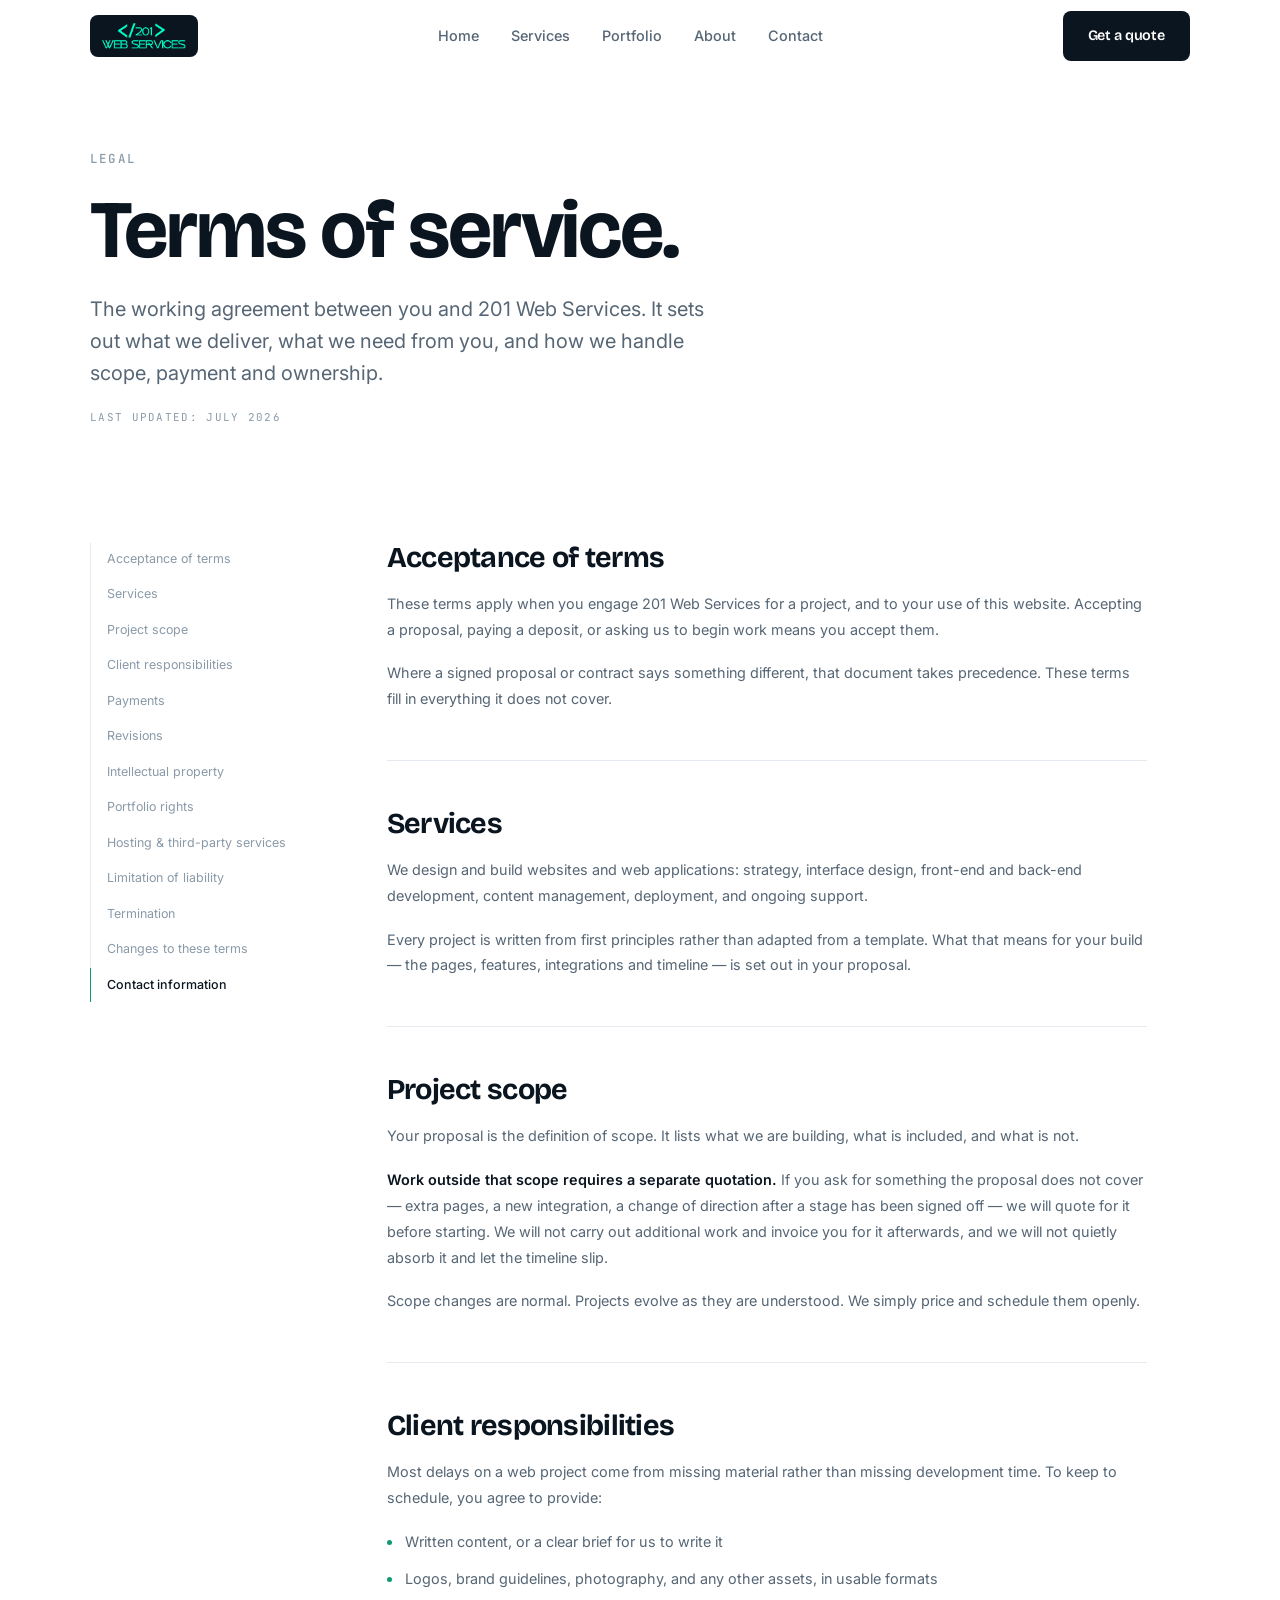
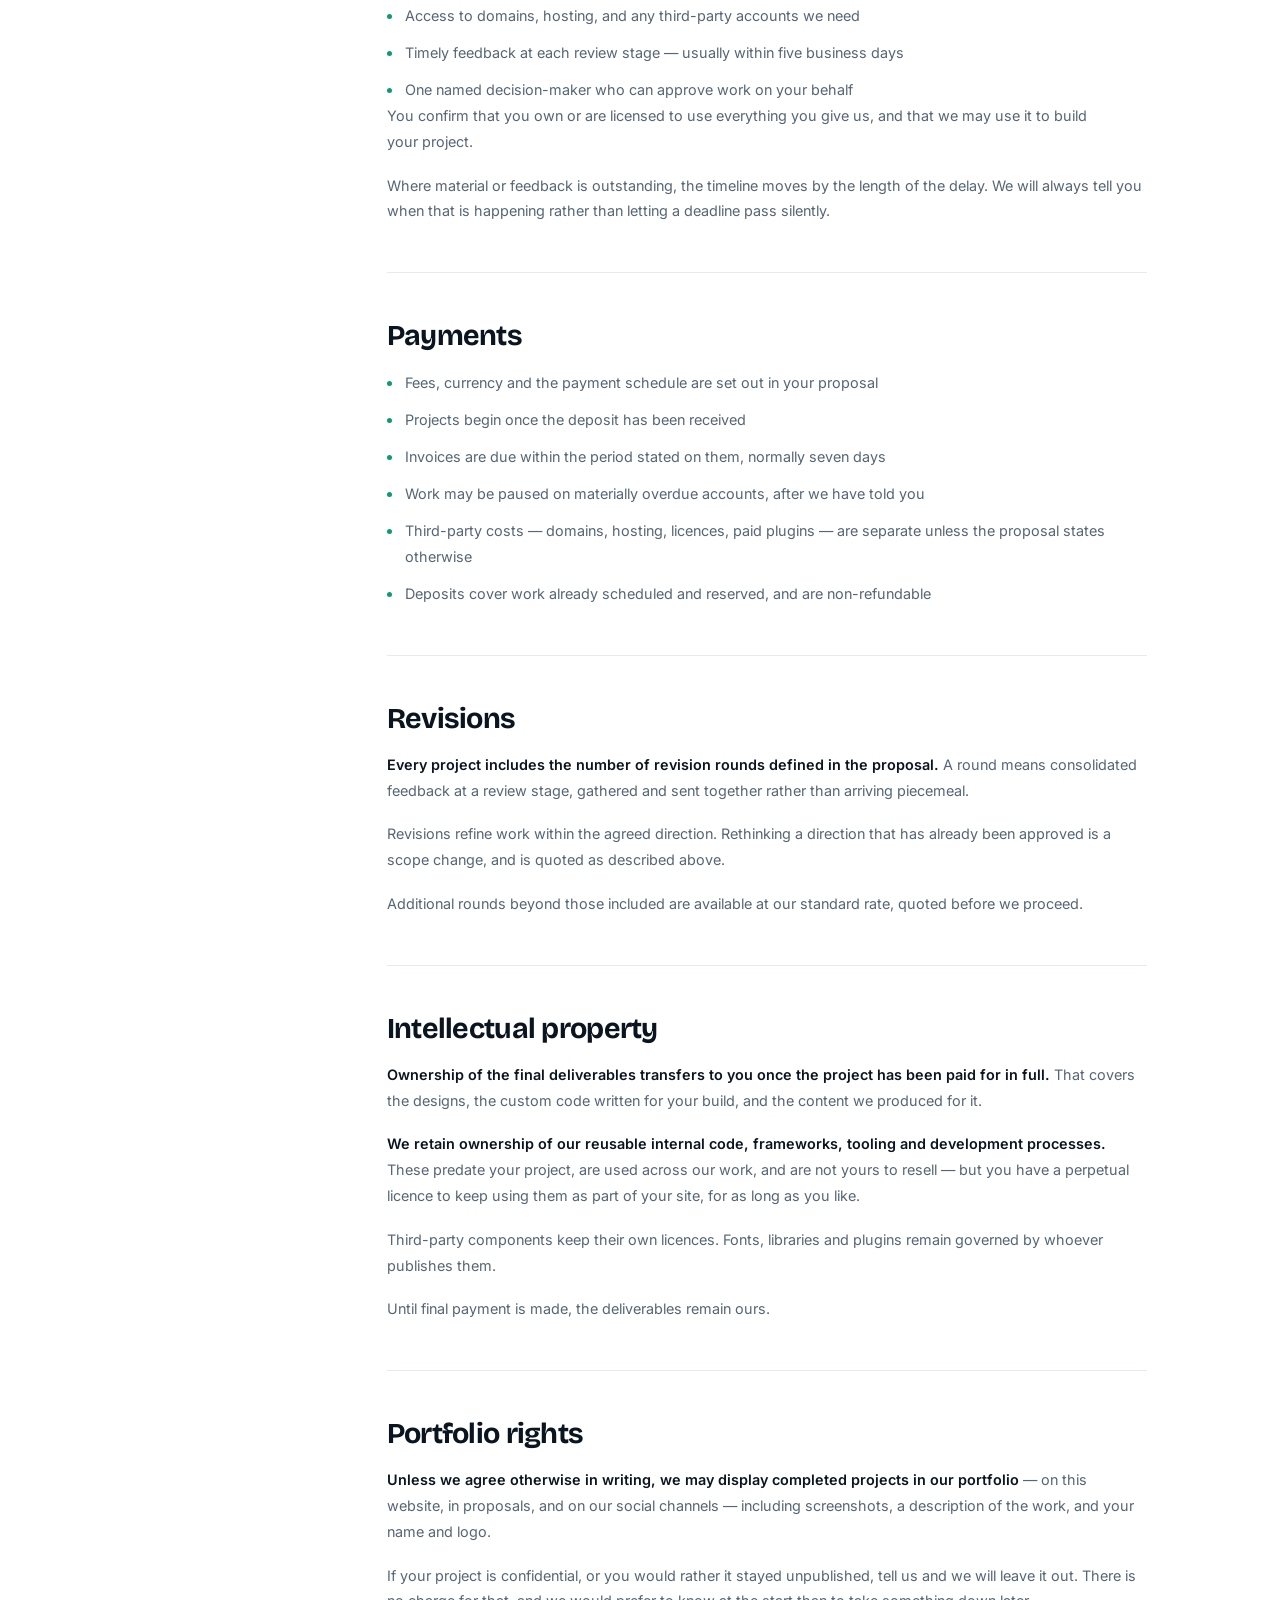
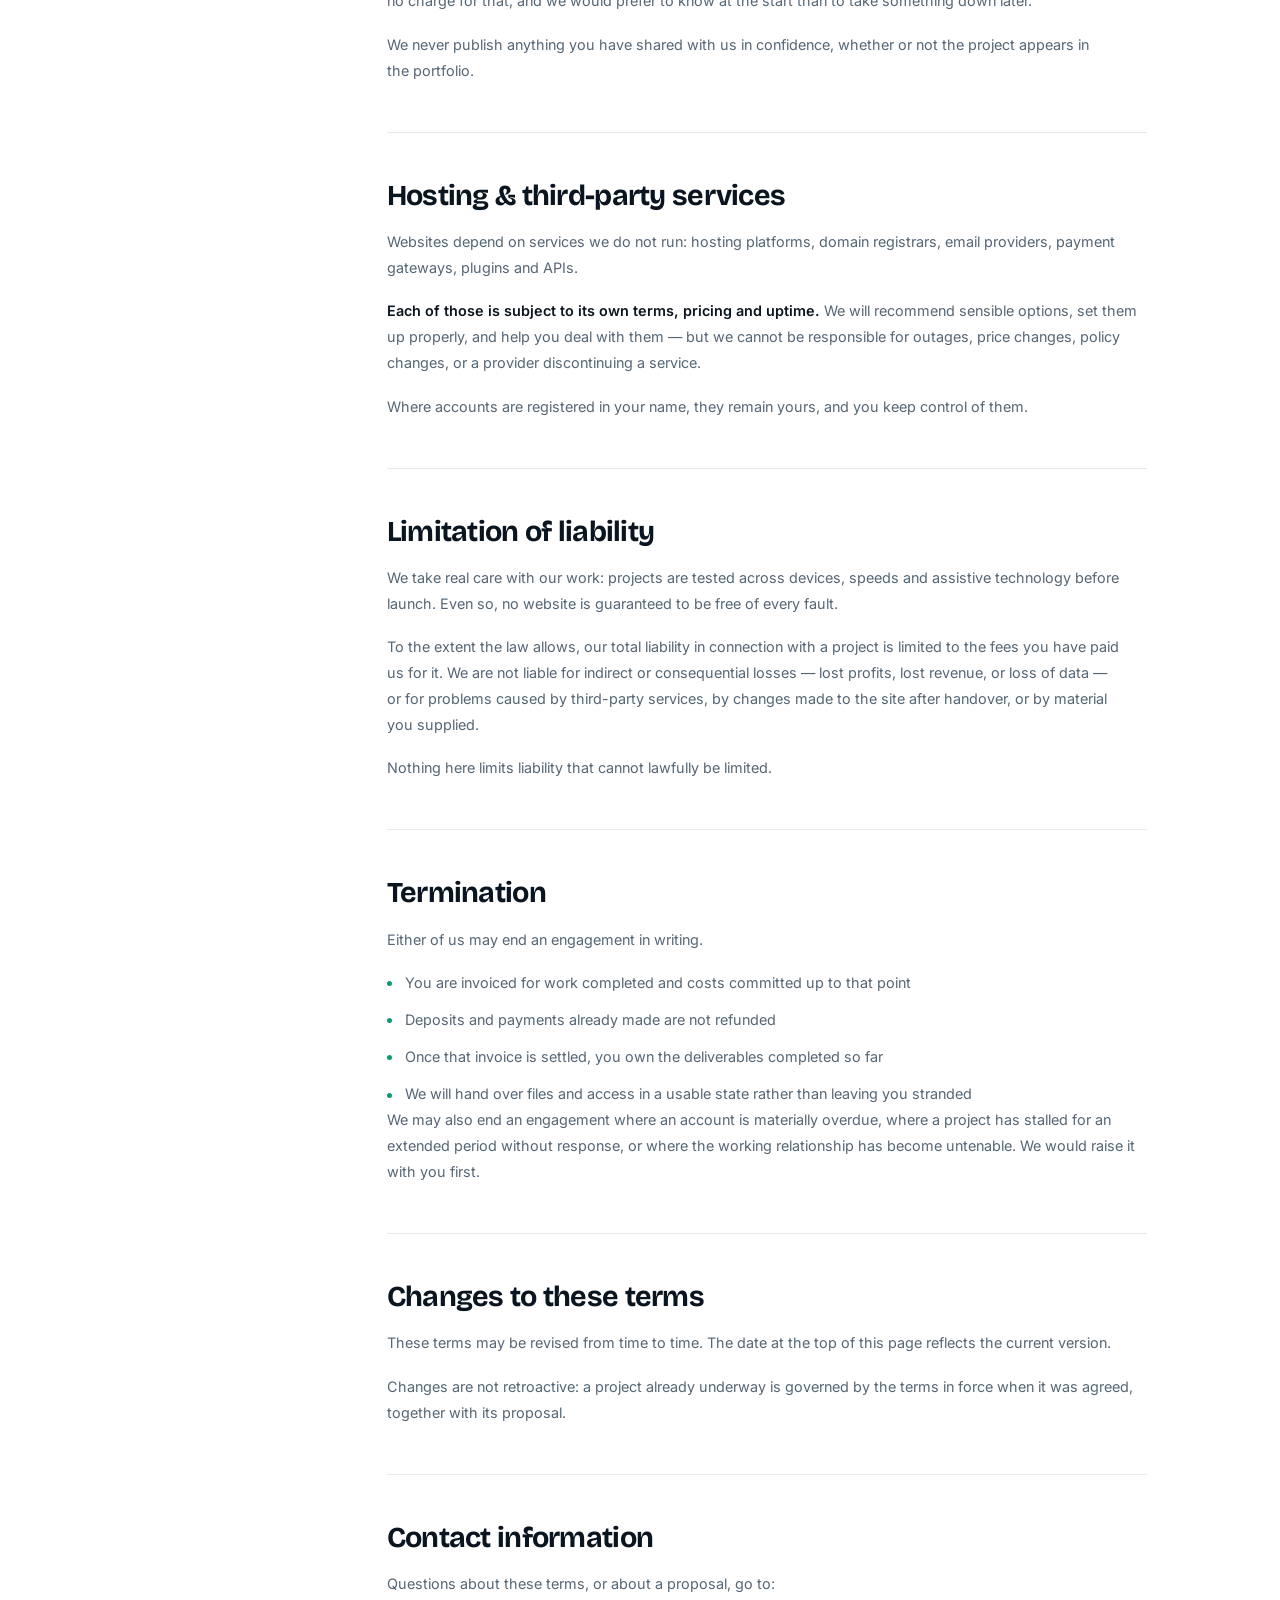
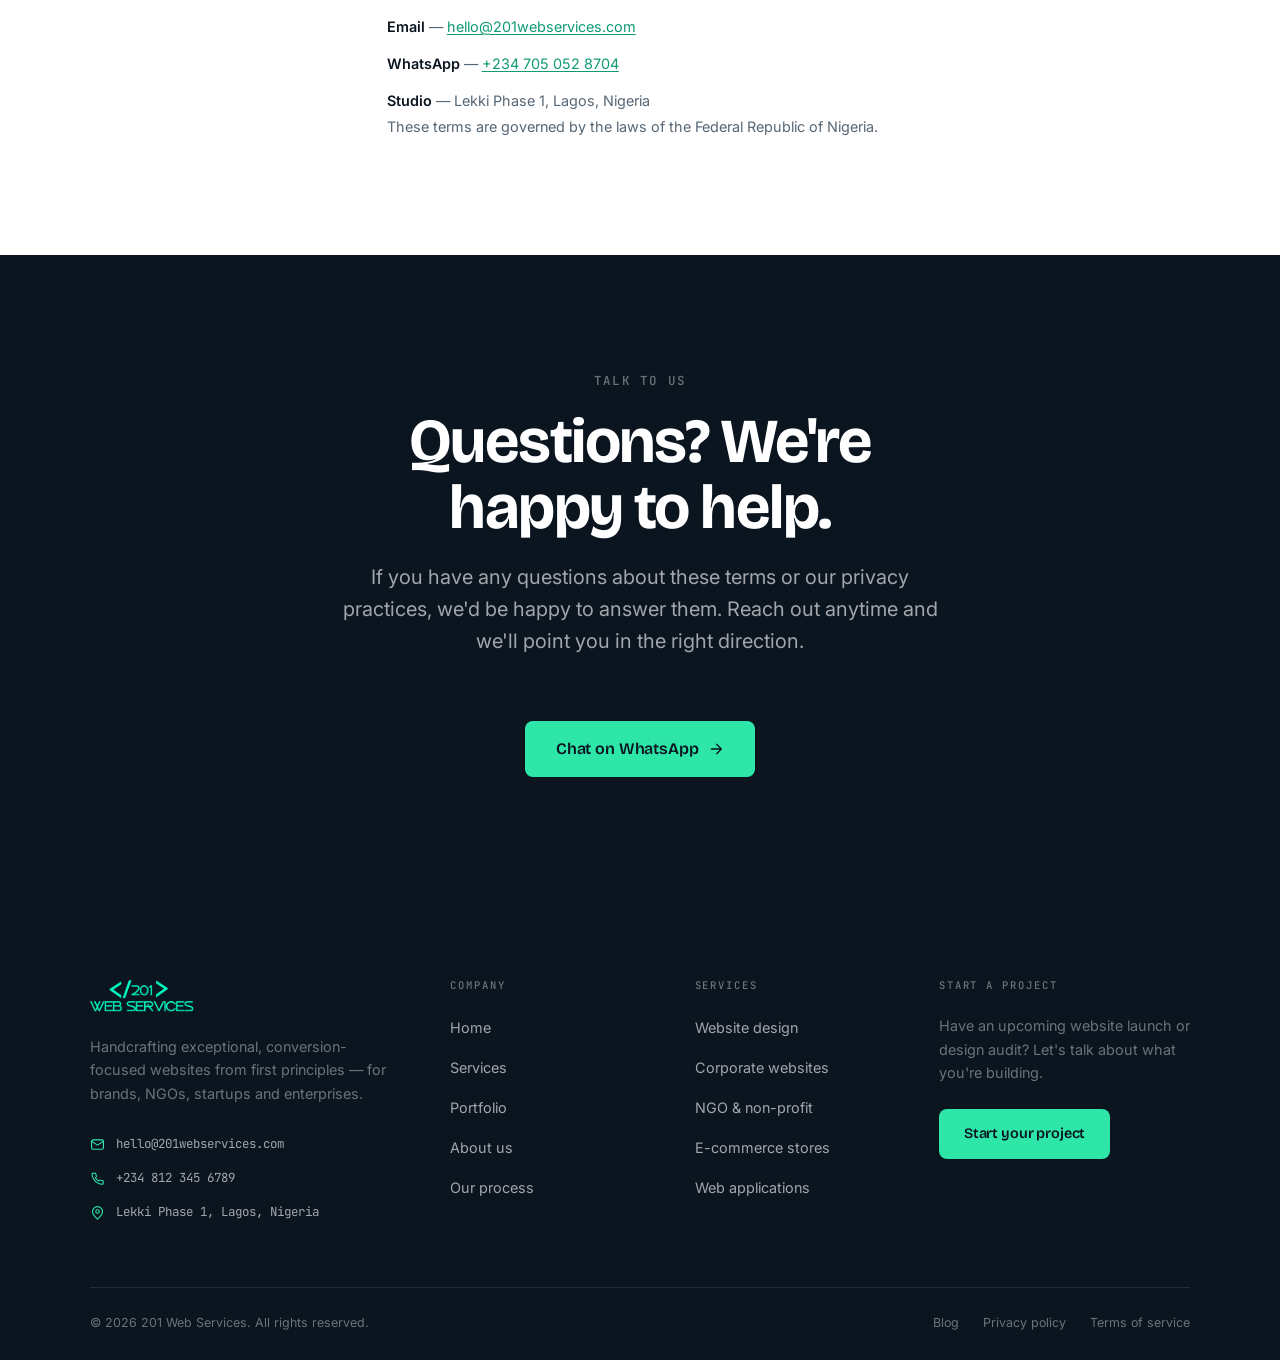
<file: terms.html>
<!DOCTYPE html>
<html lang="en">
<head>
<meta charset="utf-8">
<meta name="viewport" content="width=device-width, initial-scale=1">
<title>Terms of Service — 201 Web Services</title>
<meta name="description" content="The working agreement between you and 201 Web Services: project scope, revisions, payments, ownership and portfolio rights, in fair and plain language.">
<meta name="theme-color" content="#0B1520">

<meta property="og:type" content="website">
<meta property="og:title" content="Terms of Service — 201 Web Services">
<meta property="og:description" content="The working agreement between you and 201 Web Services: project scope, revisions, payments, ownership and portfolio rights, in fair and plain language.">
<meta property="og:image" content="https://201webservices.com/assets/og-image.png">
<meta name="twitter:card" content="summary_large_image">
<link rel="canonical" href="https://201webservices.com/terms">

<link rel="icon" href="assets/favicon.svg" type="image/svg+xml">

<link rel="preconnect" href="https://fonts.googleapis.com">
<link rel="preconnect" href="https://fonts.gstatic.com" crossorigin>
<link href="https://fonts.googleapis.com/css2?family=Bricolage+Grotesque:opsz,wght@12..96,600;12..96,700;12..96,800&family=Inter:wght@400;500;600&family=JetBrains+Mono:wght@400;500;700&display=swap" rel="stylesheet">

<link rel="stylesheet" href="css/styles.css">

<!-- Flags JS support before paint so reveal animations never hide content
     from users whose script fails to load. -->
<script>document.documentElement.classList.add('js');</script>
</head>
<body id="top">

<a class="skip-link" href="#main">Skip to content</a>

<svg class="sprite" width="0" height="0" aria-hidden="true">
  <defs>
    <g id="i-check"><path d="M20 6 9 17l-5-5" fill="none" stroke="currentColor" stroke-width="2.4" stroke-linecap="round" stroke-linejoin="round"/></g>
    <g id="i-check-circle"><circle cx="12" cy="12" r="9.5" fill="none" stroke="currentColor" stroke-width="1.8"/><path d="M8 12.3l2.6 2.6L16 9.5" fill="none" stroke="currentColor" stroke-width="2" stroke-linecap="round" stroke-linejoin="round"/></g>
    <g id="i-arrow-right"><path d="M5 12h14m-6-7 7 7-7 7" fill="none" stroke="currentColor" stroke-width="2" stroke-linecap="round" stroke-linejoin="round"/></g>
    <g id="i-chevron-down"><path d="m6 9 6 6 6-6" fill="none" stroke="currentColor" stroke-width="2.2" stroke-linecap="round" stroke-linejoin="round"/></g>
    <g id="i-star"><path d="m12 2.6 2.9 5.9 6.5.95-4.7 4.6 1.1 6.45L12 17.45 6.2 20.5l1.1-6.45-4.7-4.6 6.5-.95z" fill="currentColor"/></g>
    <g id="i-close"><path d="M18 6 6 18M6 6l12 12" fill="none" stroke="currentColor" stroke-width="2" stroke-linecap="round"/></g>
    <g id="i-menu"><path d="M3 6h18M3 12h18M3 18h18" fill="none" stroke="currentColor" stroke-width="2" stroke-linecap="round"/></g>
    <g id="i-mail"><rect x="2.5" y="4.5" width="19" height="15" rx="2.5" fill="none" stroke="currentColor" stroke-width="1.8"/><path d="m3 7 9 6 9-6" fill="none" stroke="currentColor" stroke-width="1.8" stroke-linecap="round"/></g>
    <g id="i-phone"><path d="M21 16.9v2.6a1.8 1.8 0 0 1-2 1.8 17.6 17.6 0 0 1-7.7-2.7 17.4 17.4 0 0 1-5.3-5.3A17.6 17.6 0 0 1 3.3 5.5a1.8 1.8 0 0 1 1.8-2h2.6a1.8 1.8 0 0 1 1.8 1.6c.1 1 .3 1.9.6 2.8a1.8 1.8 0 0 1-.4 1.9l-1.1 1.1a14.4 14.4 0 0 0 5.3 5.3l1.1-1.1a1.8 1.8 0 0 1 1.9-.4c.9.3 1.8.5 2.8.6a1.8 1.8 0 0 1 1.6 1.9z" fill="none" stroke="currentColor" stroke-width="1.8" stroke-linejoin="round"/></g>
    <g id="i-pin"><path d="M20 10.5c0 5.5-8 12-8 12s-8-6.5-8-12a8 8 0 0 1 16 0z" fill="none" stroke="currentColor" stroke-width="1.8" stroke-linejoin="round"/><circle cx="12" cy="10.3" r="2.8" fill="none" stroke="currentColor" stroke-width="1.8"/></g>
    <g id="i-target"><circle cx="12" cy="12" r="9" fill="none" stroke="currentColor" stroke-width="1.9"/><circle cx="12" cy="12" r="4.8" fill="none" stroke="currentColor" stroke-width="1.9"/><circle cx="12" cy="12" r="1" fill="currentColor"/></g>
    <g id="i-zap"><path d="M13 2 4.5 13.5H11l-.6 8.5L19 10.5h-6.5z" fill="none" stroke="currentColor" stroke-width="1.9" stroke-linejoin="round"/></g>
    <g id="i-handshake"><path d="m11 17 2 2a1.8 1.8 0 0 0 2.6 0l4.4-4.4a1.8 1.8 0 0 0 0-2.6L15.5 7.5H10L7 10.5" fill="none" stroke="currentColor" stroke-width="1.8" stroke-linecap="round" stroke-linejoin="round"/><path d="M3.5 12.5 7 9m-3.5 3.5L7 16m4-9L8.5 4.5H4" fill="none" stroke="currentColor" stroke-width="1.8" stroke-linecap="round" stroke-linejoin="round"/></g>
    <g id="i-google"><path fill="#4285F4" d="M22.56 12.25c0-.78-.07-1.53-.2-2.25H12v4.26h5.92c-.26 1.37-1.04 2.53-2.21 3.31v2.77h3.57c2.08-1.92 3.28-4.74 3.28-8.09z"/><path fill="#34A853" d="M12 23c2.97 0 5.46-.98 7.28-2.66l-3.57-2.77c-.98.66-2.23 1.06-3.71 1.06-2.86 0-5.29-1.93-6.16-4.53H2.18v2.84C3.99 20.53 7.7 23 12 23z"/><path fill="#FBBC05" d="M5.84 14.09c-.22-.66-.35-1.36-.35-2.09s.13-1.43.35-2.09V7.07H2.18C1.43 8.55 1 10.22 1 12s.43 3.45 1.18 4.93l2.85-2.22.81-.62z"/><path fill="#EA4335" d="M12 5.38c1.62 0 3.06.56 4.21 1.64l3.15-3.15C17.45 2.09 14.97 1 12 1 7.7 1 3.99 3.47 2.18 7.07l3.66 2.84c.87-2.6 3.3-4.53 6.16-4.53z"/></g>
  </defs>
</svg>

<header class="header" id="header">
  <div class="wrap">
    <a class="brand brand--chip" href="index.html" aria-label="201 Web Services — home">
      <img class="brand__logo" src="assets/logo-mark.png" alt=""
           width="123" height="38" decoding="async">
    </a>

    <nav class="nav" id="nav" aria-label="Primary">
      <a href="index.html">Home</a>
      <a href="index.html#services">Services</a>
      <a href="projects.html">Portfolio</a>
      <a href="index.html#about">About</a>
      <a href="contact.html">Contact</a>
    </nav>

    <div class="header-actions">
      <button class="btn btn--primary" data-quote>Get a quote</button>
      <button class="burger" id="burger" aria-label="Open menu" aria-expanded="false" aria-controls="drawer">
        <svg width="22" height="22" viewBox="0 0 24 24"><use href="#i-menu"/></svg>
      </button>
    </div>
  </div>
</header>

<div class="drawer" id="drawer">
  <a href="index.html">Home</a>
  <a href="index.html#services">Services</a>
  <a href="projects.html">Portfolio</a>
  <a href="index.html#about">About</a>
  <a href="contact.html">Contact</a>
  <button class="btn btn--primary btn--block" data-quote>Get a quote</button>
</div>

<main id="main">

<section class="section page-head legal-head">
  <div class="wrap">
    <div class="head" data-reveal>
      <span class="label">Legal</span>
      <h1>Terms of service.</h1>
      <p class="lede">
        The working agreement between you and 201 Web Services. It sets out what
        we deliver, what we need from you, and how we handle scope, payment and
        ownership.
      </p>
      <p class="legal-head__date">Last updated: July 2026</p>
    </div>
  </div>
</section>

<div class="section section--continues">
  <div class="wrap legal">
    <details class="toc" data-toc open>
      <summary class="toc__summary">
        <span>On this page</span>
        <svg viewBox="0 0 24 24" aria-hidden="true"><use href="#i-chevron-down"/></svg>
      </summary>
      <nav class="toc__nav" aria-label="Sections of this page">
        <a href="#acceptance">Acceptance of terms</a>
        <a href="#services">Services</a>
        <a href="#scope">Project scope</a>
        <a href="#client-responsibilities">Client responsibilities</a>
        <a href="#payments">Payments</a>
        <a href="#revisions">Revisions</a>
        <a href="#intellectual-property">Intellectual property</a>
        <a href="#portfolio">Portfolio rights</a>
        <a href="#hosting">Hosting &amp; third-party services</a>
        <a href="#liability">Limitation of liability</a>
        <a href="#termination">Termination</a>
        <a href="#changes">Changes to these terms</a>
        <a href="#contact">Contact information</a>
      </nav>
    </details>

    <article class="legal__body" data-reveal>
      <section class="legal__section" id="acceptance">
        <h2>Acceptance of terms</h2>
        <p>
          These terms apply when you engage 201 Web Services for a project, and
          to your use of this website. Accepting a proposal, paying a deposit, or
          asking us to begin work means you accept them.
        </p>
        <p>
          Where a signed proposal or contract says something different, that
          document takes precedence. These terms fill in everything it does not
          cover.
        </p>
      </section>

      <section class="legal__section" id="services">
        <h2>Services</h2>
        <p>
          We design and build websites and web applications: strategy,
          interface design, front-end and back-end development, content
          management, deployment, and ongoing support.
        </p>
        <p>
          Every project is written from first principles rather than adapted
          from a template. What that means for your build &mdash; the pages,
          features, integrations and timeline &mdash; is set out in your
          proposal.
        </p>
      </section>

      <section class="legal__section" id="scope">
        <h2>Project scope</h2>
        <p>
          Your proposal is the definition of scope. It lists what we are
          building, what is included, and what is not.
        </p>
        <p>
          <b>Work outside that scope requires a separate quotation.</b> If you
          ask for something the proposal does not cover &mdash; extra pages, a
          new integration, a change of direction after a stage has been signed
          off &mdash; we will quote for it before starting. We will not carry
          out additional work and invoice you for it afterwards, and we will not
          quietly absorb it and let the timeline slip.
        </p>
        <p>
          Scope changes are normal. Projects evolve as they are understood. We
          simply price and schedule them openly.
        </p>
      </section>

      <section class="legal__section" id="client-responsibilities">
        <h2>Client responsibilities</h2>
        <p>
          Most delays on a web project come from missing material rather than
          missing development time. To keep to schedule, you agree to provide:
        </p>
        <ul class="legal__list">
          <li>Written content, or a clear brief for us to write it</li>
          <li>Logos, brand guidelines, photography, and any other assets, in usable formats</li>
          <li>Access to domains, hosting, and any third-party accounts we need</li>
          <li>Timely feedback at each review stage &mdash; usually within five business days</li>
          <li>One named decision-maker who can approve work on your behalf</li>
        </ul>
        <p>
          You confirm that you own or are licensed to use everything you give
          us, and that we may use it to build your project.
        </p>
        <p>
          Where material or feedback is outstanding, the timeline moves by the
          length of the delay. We will always tell you when that is happening
          rather than letting a deadline pass silently.
        </p>
      </section>

      <section class="legal__section" id="payments">
        <h2>Payments</h2>
        <ul class="legal__list">
          <li>Fees, currency and the payment schedule are set out in your proposal</li>
          <li>Projects begin once the deposit has been received</li>
          <li>Invoices are due within the period stated on them, normally seven days</li>
          <li>Work may be paused on materially overdue accounts, after we have told you</li>
          <li>Third-party costs &mdash; domains, hosting, licences, paid plugins &mdash; are separate unless the proposal states otherwise</li>
          <li>Deposits cover work already scheduled and reserved, and are non-refundable</li>
        </ul>
      </section>

      <section class="legal__section" id="revisions">
        <h2>Revisions</h2>
        <p>
          <b>Every project includes the number of revision rounds defined in the
          proposal.</b> A round means consolidated feedback at a review stage,
          gathered and sent together rather than arriving piecemeal.
        </p>
        <p>
          Revisions refine work within the agreed direction. Rethinking a
          direction that has already been approved is a scope change, and is
          quoted as described above.
        </p>
        <p>
          Additional rounds beyond those included are available at our standard
          rate, quoted before we proceed.
        </p>
      </section>

      <section class="legal__section" id="intellectual-property">
        <h2>Intellectual property</h2>
        <p>
          <b>Ownership of the final deliverables transfers to you once the
          project has been paid for in full.</b> That covers the designs, the
          custom code written for your build, and the content we produced for it.
        </p>
        <p>
          <b>We retain ownership of our reusable internal code, frameworks,
          tooling and development processes.</b> These predate your project, are
          used across our work, and are not yours to resell &mdash; but you have
          a perpetual licence to keep using them as part of your site, for as
          long as you like.
        </p>
        <p>
          Third-party components keep their own licences. Fonts, libraries and
          plugins remain governed by whoever publishes them.
        </p>
        <p>
          Until final payment is made, the deliverables remain ours.
        </p>
      </section>

      <section class="legal__section" id="portfolio">
        <h2>Portfolio rights</h2>
        <p>
          <b>Unless we agree otherwise in writing, we may display completed
          projects in our portfolio</b> &mdash; on this website, in proposals,
          and on our social channels &mdash; including screenshots, a
          description of the work, and your name and logo.
        </p>
        <p>
          If your project is confidential, or you would rather it stayed
          unpublished, tell us and we will leave it out. There is no charge for
          that, and we would prefer to know at the start than to take something
          down later.
        </p>
        <p>
          We never publish anything you have shared with us in confidence,
          whether or not the project appears in the portfolio.
        </p>
      </section>

      <section class="legal__section" id="hosting">
        <h2>Hosting &amp; third-party services</h2>
        <p>
          Websites depend on services we do not run: hosting platforms, domain
          registrars, email providers, payment gateways, plugins and APIs.
        </p>
        <p>
          <b>Each of those is subject to its own terms, pricing and uptime.</b>
          We will recommend sensible options, set them up properly, and help you
          deal with them &mdash; but we cannot be responsible for outages, price
          changes, policy changes, or a provider discontinuing a service.
        </p>
        <p>
          Where accounts are registered in your name, they remain yours, and you
          keep control of them.
        </p>
      </section>

      <section class="legal__section" id="liability">
        <h2>Limitation of liability</h2>
        <p>
          We take real care with our work: projects are tested across devices,
          speeds and assistive technology before launch. Even so, no website is
          guaranteed to be free of every fault.
        </p>
        <p>
          To the extent the law allows, our total liability in connection with a
          project is limited to the fees you have paid us for it. We are not
          liable for indirect or consequential losses &mdash; lost profits, lost
          revenue, or loss of data &mdash; or for problems caused by third-party
          services, by changes made to the site after handover, or by material
          you supplied.
        </p>
        <p>
          Nothing here limits liability that cannot lawfully be limited.
        </p>
      </section>

      <section class="legal__section" id="termination">
        <h2>Termination</h2>
        <p>
          Either of us may end an engagement in writing.
        </p>
        <ul class="legal__list">
          <li>You are invoiced for work completed and costs committed up to that point</li>
          <li>Deposits and payments already made are not refunded</li>
          <li>Once that invoice is settled, you own the deliverables completed so far</li>
          <li>We will hand over files and access in a usable state rather than leaving you stranded</li>
        </ul>
        <p>
          We may also end an engagement where an account is materially overdue,
          where a project has stalled for an extended period without response,
          or where the working relationship has become untenable. We would raise
          it with you first.
        </p>
      </section>

      <section class="legal__section" id="changes">
        <h2>Changes to these terms</h2>
        <p>
          These terms may be revised from time to time. The date at the top of
          this page reflects the current version.
        </p>
        <p>
          Changes are not retroactive: a project already underway is governed by
          the terms in force when it was agreed, together with its proposal.
        </p>
      </section>

      <section class="legal__section" id="contact">
        <h2>Contact information</h2>
        <p>
          Questions about these terms, or about a proposal, go to:
        </p>
        <ul class="legal__list legal__list--plain">
          <li><b>Email</b> &mdash; <a href="mailto:hello@201webservices.com">hello@201webservices.com</a></li>
          <li><b>WhatsApp</b> &mdash; <a href="https://wa.me/2347050528704" target="_blank" rel="noopener noreferrer">+234 705 052 8704</a></li>
          <li><b>Studio</b> &mdash; Lekki Phase 1, Lagos, Nigeria</li>
        </ul>
        <p>
          These terms are governed by the laws of the Federal Republic of
          Nigeria.
        </p>
      </section>
    </article>
  </div>
</div>

<section class="section section--dark cta">
  <div class="wrap">
    <div class="head head--center" data-reveal>
      <span class="label">Talk to us</span>
      <h2>Questions? We're happy to help.</h2>
      <p class="lede">
        If you have any questions about these terms or our privacy practices,
        we'd be happy to answer them. Reach out anytime and we'll point you in
        the right direction.
      </p>
    </div>
    <div class="btn-row" data-reveal>
      <a class="btn btn--accent btn--lg"
         href="https://wa.me/2347050528704?text=Hi%20201%20Web%20Services,%20I%20have%20a%20few%20questions%20about%20my%20project%20and%20would%20love%20to%20chat."
         target="_blank" rel="noopener noreferrer"
         aria-label="Chat with 201 Web Services on WhatsApp (opens in a new tab)">
        Chat on WhatsApp
        <svg width="16" height="16" viewBox="0 0 24 24" aria-hidden="true"><use href="#i-arrow-right"/></svg>
      </a>
    </div>
  </div>
</section>

</main>

<footer class="footer">
  <div class="wrap footer-grid">
    <div>
      <a class="brand" href="index.html" aria-label="201 Web Services — home">
        <img class="brand__logo" src="assets/logo-mark.png" alt=""
             width="123" height="38" decoding="async">
      </a>
      <p>
        Handcrafting exceptional, conversion-focused websites from first
        principles — for brands, NGOs, startups and enterprises.
      </p>
      <ul class="footer-contact">
        <li><svg viewBox="0 0 24 24" aria-hidden="true"><use href="#i-mail"/></svg><a href="mailto:hello@201webservices.com">hello@201webservices.com</a></li>
        <li><svg viewBox="0 0 24 24" aria-hidden="true"><use href="#i-phone"/></svg><a href="tel:+2348123456789">+234 812 345 6789</a></li>
        <li><svg viewBox="0 0 24 24" aria-hidden="true"><use href="#i-pin"/></svg>Lekki Phase 1, Lagos, Nigeria</li>
      </ul>
    </div>

    <nav aria-label="Company">
      <h3 class="footer__head">Company</h3>
      <ul class="footer-links">
        <li><a href="index.html">Home</a></li>
        <li><a href="index.html#services">Services</a></li>
        <li><a href="projects.html">Portfolio</a></li>
        <li><a href="index.html#about">About us</a></li>
        <li><a href="index.html#process">Our process</a></li>
      </ul>
    </nav>

    <nav aria-label="Services">
      <h3 class="footer__head">Services</h3>
      <ul class="footer-links">
        <li><a href="index.html#services">Website design</a></li>
        <li><a href="index.html#services">Corporate websites</a></li>
        <li><a href="index.html#services">NGO &amp; non-profit</a></li>
        <li><a href="index.html#services">E-commerce stores</a></li>
        <li><a href="index.html#services">Web applications</a></li>
      </ul>
    </nav>

    <div>
      <h3 class="footer__head">Start a project</h3>
      <p class="footer__cta-copy">
        Have an upcoming website launch or design audit? Let's talk about what
        you're building.
      </p>
      <button class="btn btn--accent footer__cta-btn" data-quote>Start your project</button>
    </div>
  </div>

  <div class="wrap">
    <div class="footer-bottom">
      <span>© <span id="year">2026</span> 201 Web Services. All rights reserved.</span>
      <nav aria-label="Legal">
        <a href="#">Blog</a>
        <a href="privacy.html">Privacy policy</a>
        <a href="terms.html">Terms of service</a>
      </nav>
    </div>
  </div>
</footer>

<dialog class="preview" id="preview" aria-labelledby="preview-name">
  <div class="preview__inner">

    <!-- Browser frame -->
    <div class="browser">
      <div class="browser__bar">
        <span class="browser__lights" aria-hidden="true"><i></i><i></i><i></i></span>
        <span class="browser__url" data-domain></span>
        <button class="browser__close" data-close type="button" aria-label="Close preview">
          <svg width="18" height="18" viewBox="0 0 24 24" aria-hidden="true"><use href="#i-close"/></svg>
        </button>
      </div>

      <div class="browser__viewport" data-viewport tabindex="0" role="region" aria-label="Scrollable website preview">
        <img data-shot alt="" decoding="async">
      </div>

      <span class="browser__hint" data-hint>Auto-scrolling — hover or scroll to take over</span>
    </div>

    <!-- Project meta -->
    <footer class="preview__meta">
      <div>
        <p class="preview__industry" data-industry></p>
        <h3 id="preview-name" data-name></h3>
        <p class="preview__tech" data-tech></p>
      </div>
      <div class="btn-row">
        <a class="btn btn--accent" data-similar target="_blank" rel="noopener noreferrer">
          Start a similar project
          <svg width="16" height="16" viewBox="0 0 24 24" aria-hidden="true"><use href="#i-arrow-right"/></svg>
        </a>
      </div>
    </footer>
  </div>
</dialog>

<dialog class="dialog" id="quote" aria-labelledby="quote-title">
  <div class="dialog__head">
    <div>
      <h3 id="quote-title">Let's create something people remember.</h3>
      <p>Tell us about your project and we'll prepare a tailored proposal with recommendations, timelines and estimated investment.</p>
    </div>
    <button class="dialog__close" data-close aria-label="Close">
      <svg width="20" height="20" viewBox="0 0 24 24"><use href="#i-close"/></svg>
    </button>
  </div>

  <div class="dialog__body">
    <form id="quote-form" novalidate>
      <fieldset>
        <legend>What are you trying to build?</legend>
        <div class="chips" data-chipgroup="build">
          <button type="button" class="chip" aria-pressed="true">Website design</button>
          <button type="button" class="chip" aria-pressed="false">Corporate websites</button>
          <button type="button" class="chip" aria-pressed="false">NGO websites</button>
          <button type="button" class="chip" aria-pressed="false">E-commerce stores</button>
          <button type="button" class="chip" aria-pressed="false">Web applications</button>
          <button type="button" class="chip" aria-pressed="false">Growth support</button>
        </div>
      </fieldset>

      <fieldset>
        <legend>Project investment</legend>
        <p class="fieldset__help" id="budget-help">Choose the investment level that best aligns with your project goals. This helps us recommend the most suitable solution.</p>
        <div class="tiers" data-chipgroup="budget" role="radiogroup" aria-label="Project investment" aria-describedby="budget-help">
          <label class="tier">
            <input type="radio" name="budget" value="Starter &#183; &#8358;400k &#8211; &#8358;750k">
            <span class="tier__name">Starter</span>
            <span class="tier__range">&#8358;400k &#8211; &#8358;750k</span>
            <svg class="tier__check" viewBox="0 0 24 24" aria-hidden="true"><use href="#i-check"/></svg>
          </label>
          <label class="tier">
            <input type="radio" name="budget" value="Growth &#183; &#8358;750k &#8211; &#8358;1.5M">
            <span class="tier__name">Growth</span>
            <span class="tier__range">&#8358;750k &#8211; &#8358;1.5M</span>
            <svg class="tier__check" viewBox="0 0 24 24" aria-hidden="true"><use href="#i-check"/></svg>
          </label>
          <label class="tier">
            <input type="radio" name="budget" value="Professional &#183; &#8358;1.5M &#8211; &#8358;3M" checked>
            <span class="tier__name">Professional</span>
            <span class="tier__range">&#8358;1.5M &#8211; &#8358;3M</span>
            <svg class="tier__check" viewBox="0 0 24 24" aria-hidden="true"><use href="#i-check"/></svg>
          </label>
          <label class="tier">
            <input type="radio" name="budget" value="Enterprise &#183; &#8358;3M &#8211; &#8358;7M">
            <span class="tier__name">Enterprise</span>
            <span class="tier__range">&#8358;3M &#8211; &#8358;7M</span>
            <svg class="tier__check" viewBox="0 0 24 24" aria-hidden="true"><use href="#i-check"/></svg>
          </label>
          <label class="tier">
            <input type="radio" name="budget" value="Strategic partner &#183; &#8358;7M+">
            <span class="tier__name">Strategic partner</span>
            <span class="tier__range">&#8358;7M+</span>
            <svg class="tier__check" viewBox="0 0 24 24" aria-hidden="true"><use href="#i-check"/></svg>
          </label>
        </div>
      </fieldset>

      <fieldset data-required-group>
        <legend>Project timeline</legend>
        <div class="chips" data-chipgroup="timeline" aria-describedby="timeline-error">
          <button type="button" class="chip" aria-pressed="false">ASAP</button>
          <button type="button" class="chip" aria-pressed="false">Within 1 month</button>
          <button type="button" class="chip" aria-pressed="false">1&#8211;3 months</button>
          <button type="button" class="chip" aria-pressed="false">Just exploring</button>
        </div>
        <p class="fieldset__error" id="timeline-error" data-group-error hidden>Pick the timeline that fits best &#8212; even a rough one helps.</p>
      </fieldset>

      <div class="dialog__fields">
        <label class="field"><span>Your name *</span><input name="name" type="text" required autocomplete="name"></label>
        <label class="field"><span>Email address *</span><input name="email" type="email" required autocomplete="email"></label>
        <label class="field"><span>Phone number</span><input name="phone" type="tel" autocomplete="tel" placeholder="+234 803 123 4567"></label>
        <label class="field"><span>Company / organization</span><input name="company" type="text" autocomplete="organization"></label>
        <label class="field field--wide"><span>About your project</span><textarea name="details" placeholder="Tell us about your business, what you're hoping to achieve, and what success looks like for this project."></textarea></label>
      </div>

      <button class="btn btn--primary btn--block btn--lg dialog__submit" type="submit">Start my project</button>

      <ul class="assurance">
        <li><svg viewBox="0 0 24 24" aria-hidden="true"><use href="#i-check"/></svg>We'll respond within one business day.</li>
        <li><svg viewBox="0 0 24 24" aria-hidden="true"><use href="#i-check"/></svg>No obligation, and no sales pressure.</li>
        <li><svg viewBox="0 0 24 24" aria-hidden="true"><use href="#i-check"/></svg>Your information stays completely private.</li>
      </ul>
    </form>

    <aside class="brief" aria-labelledby="brief-title">
      <div class="brief__inner">
        <p class="brief__title" id="brief-title">Project summary</p>
        <dl class="brief__list">
          <div class="brief__row">
            <dt>Service</dt>
            <dd data-brief="build">&#8212;</dd>
          </div>
          <div class="brief__row">
            <dt>Investment</dt>
            <dd data-brief="budget">&#8212;</dd>
          </div>
          <div class="brief__row">
            <dt>Timeline</dt>
            <dd data-brief="timeline" class="brief__pending">Not chosen yet</dd>
          </div>
          <div class="brief__row">
            <dt>Status</dt>
            <dd data-brief-status class="brief__pending">Awaiting details</dd>
          </div>
        </dl>
        <p class="brief__note" data-brief-live aria-live="polite"></p>
      </div>
    </aside>
  </div>

  <div class="dialog__done" role="status">
    <svg viewBox="0 0 24 24" aria-hidden="true"><use href="#i-check-circle"/></svg>
    <h3>Brief received.</h3>
    <p>Thanks &#8212; we'll review your project and come back within one business day with recommendations, timelines and estimated investment.</p>
    <button class="btn btn--ghost" data-close type="button">Close</button>
  </div>
</dialog>

<script src="js/main.js"></script>
</body>
</html>
</file>
<file: css/styles.css>
/* ==========================================================================
   201 Web Services — Stylesheet
   --------------------------------------------------------------------------
   1.  Tokens
   2.  Reset & base
   3.  Layout primitives
   4.  Typography
   5.  Components (buttons, labels, cards, fields)
   6.  Header / navigation
   7.  Sections
   8.  Footer
   9.  Quote dialog
   10. Motion & reveal
   11. Responsive
   ========================================================================== */

/* ==========================================================================
   1. Tokens
   ========================================================================== */

:root {
  /* Brand — solid, flat, no gradients */
  --ink:          #0B1520;   /* primary dark surface + headings */
  --ink-soft:     #12202E;   /* raised dark surface */
  --ink-line:     #1E2E3E;   /* borders on dark */

  --mint:         #2EE6A8;   /* single accent */
  --mint-deep:    #0E9A72;   /* accent on light bg (contrast-safe) */
  --mint-wash:    rgba(46, 230, 168, 0.07);  /* selected tint, never a fill */

  --paper:        #FFFFFF;   /* base light surface */
  --paper-alt:    #F5F8FA;   /* alternating light surface */
  --line:         #E4EAF0;   /* borders on light */

  --body:         #566675;   /* body copy on light */
  --faint:        #8A9AA8;   /* meta copy on light */
  --on-dark:      rgba(255, 255, 255, 0.62);
  --on-dark-faint:rgba(255, 255, 255, 0.40);

  /* Type */
  --display: "Bricolage Grotesque", "Segoe UI", system-ui, sans-serif;
  --sans:    "Inter", system-ui, -apple-system, sans-serif;
  --mono:    "JetBrains Mono", ui-monospace, "SF Mono", monospace;

  /* Modular scale */
  --step-xs:  0.78rem;
  --step-sm:  0.9rem;
  --step-0:   1rem;
  --step-1:   clamp(1.12rem, 0.4vw + 1rem, 1.25rem);
  --step-2:   clamp(1.45rem, 1vw + 1.2rem, 1.8rem);
  --step-3:   clamp(1.9rem, 2vw + 1.4rem, 2.6rem);
  --step-4:   clamp(2.4rem, 4vw + 1.2rem, 3.9rem);
  --step-5:   clamp(2.9rem, 5.6vw + 1rem, 5.1rem);

  /* Space */
  --gutter:     clamp(1.25rem, 4vw, 2.5rem);
  --measure:    1180px;
  --section-y:  clamp(5rem, 9vw, 8.5rem);

  --radius:     14px;
  --radius-sm:  8px;
  --radius-pill: 999px;

  /* Ambient depth. Deliberately near-invisible — this is atmosphere, not a
     feature. If you can identify it as a gradient, it's too strong. Raising
     these past ~0.05 turns the hero into a coloured section. */
  --depth-warm:  rgba(46, 230, 168, 0.026);  /* faint teal, behind the card  */
  --depth-cool:  rgba(11, 21, 32, 0.022);    /* faint ink, top-left          */
  --depth-floor: rgba(11, 21, 32, 0.014);    /* settles the section downward */

  --header-h:   72px;
  --ease:       cubic-bezier(0.22, 1, 0.36, 1);
}

/* ==========================================================================
   2. Reset & base
   ========================================================================== */

*,
*::before,
*::after { box-sizing: border-box; }

* { margin: 0; }

html {
  -webkit-text-size-adjust: 100%;
  scroll-behavior: smooth;
}

body {
  font-family: var(--sans);
  font-size: var(--step-0);
  line-height: 1.65;
  color: var(--body);
  background: var(--paper);
  -webkit-font-smoothing: antialiased;
  text-rendering: optimizeLegibility;
}

body.is-locked { overflow: hidden; }

img, svg { display: block; max-width: 100%; }

a { color: inherit; text-decoration: none; }

button,
input,
textarea {
  font: inherit;
  color: inherit;
}

button { background: none; border: 0; cursor: pointer; }

ul { list-style: none; padding: 0; }

:focus-visible {
  outline: 2px solid var(--mint-deep);
  outline-offset: 3px;
  border-radius: 4px;
}

.dark :focus-visible { outline-color: var(--mint); }

/* Icon sprite holder — present in the DOM, never rendered */
.sprite { position: absolute; }

/* Accessible-but-hidden */
.sr-only {
  position: absolute;
  width: 1px; height: 1px;
  padding: 0; overflow: hidden;
  clip: rect(0 0 0 0); white-space: nowrap; border: 0;
}

.skip-link {
  position: absolute;
  left: 50%;
  top: 0;
  transform: translate(-50%, -110%);
  z-index: 200;
  padding: 0.7rem 1.2rem;
  background: var(--ink);
  color: #fff;
  border-radius: 0 0 var(--radius-sm) var(--radius-sm);
  font-size: var(--step-sm);
  transition: transform 0.2s var(--ease);
}

.skip-link:focus { transform: translate(-50%, 0); }

/* ==========================================================================
   3. Layout primitives
   ========================================================================== */

.wrap {
  width: 100%;
  max-width: var(--measure);
  margin-inline: auto;
  padding-inline: var(--gutter);
}

.section { padding-block: var(--section-y); }

.section--alt { background: var(--paper-alt); }

.section--dark {
  background: var(--ink);
  color: var(--on-dark);
}

/* Hairline divider used between light sections */
.section--ruled { border-top: 1px solid var(--line); }

/* Second half of a two-part section on the same background: drops the top
   padding so the pair reads as one continuous block. */
.section--continues { padding-top: 0; }

.stack > * + * { margin-top: 1rem; }

/* ==========================================================================
   4. Typography
   ========================================================================== */

h1, h2, h3, h4 {
  font-family: var(--display);
  color: var(--ink);
  font-weight: 700;
  line-height: 1.06;
  letter-spacing: -0.025em;
  text-wrap: balance;
}

.section--dark h1,
.section--dark h2,
.section--dark h3,
.section--dark h4 { color: #fff; }

h1 { font-size: var(--step-5); }
h2 { font-size: var(--step-4); }
h3 { font-size: var(--step-2); }
h4 { font-size: var(--step-1); }

p { text-wrap: pretty; }

.lede {
  font-size: var(--step-1);
  line-height: 1.6;
  max-width: 56ch;
}

.accent { color: var(--mint-deep); }
.section--dark .accent { color: var(--mint); }

/* Utility label — the mono voice of the brand */
.label {
  font-family: var(--mono);
  font-size: var(--step-xs);
  font-weight: 500;
  letter-spacing: 0.18em;
  text-transform: uppercase;
  color: var(--faint);
}

.section--dark .label { color: var(--on-dark-faint); }

/* Section header block */
.head { max-width: 62ch; margin-bottom: clamp(2.75rem, 5vw, 4rem); }
.head--center { margin-inline: auto; text-align: center; }
.head .label { display: block; margin-bottom: 1.1rem; }
.head p { margin-top: 1.25rem; }
.head--center p { margin-inline: auto; }

/* ==========================================================================
   5. Components
   ========================================================================== */

/* --- Buttons -------------------------------------------------------------- */

.btn {
  display: inline-flex;
  align-items: center;
  justify-content: center;
  gap: 0.6rem;
  height: 50px;
  padding-inline: 1.5rem;
  border-radius: var(--radius-sm);
  font-family: var(--display);
  font-size: var(--step-sm);
  font-weight: 600;
  letter-spacing: -0.01em;
  white-space: nowrap;
  border: 1px solid transparent;
  box-shadow: 0 0 0 rgba(11, 21, 32, 0);
  transition: background-color 0.2s var(--ease), color 0.2s var(--ease),
              border-color 0.2s var(--ease), transform 0.2s var(--ease),
              box-shadow 0.2s var(--ease);
}

.btn svg { transition: transform 0.2s var(--ease); }

.btn:active { transform: translateY(1px); }

/* Lift, shadow and a nudge on the arrow. All three are motion, so they only
   apply where motion is welcome; the colour shift alone carries hover
   otherwise. */
@media (prefers-reduced-motion: no-preference) {
  .btn:hover {
    transform: translateY(-1px);
    box-shadow: 0 6px 16px -8px rgba(11, 21, 32, 0.35);
  }

  .btn:active { transform: translateY(1px); box-shadow: none; }

  .btn:hover svg { transform: translateX(3px); }
}

.btn--primary { background: var(--ink); color: #fff; }
.btn--primary:hover { background: var(--ink-soft); }

.btn--accent { background: var(--mint); color: var(--ink); }
.btn--accent:hover { background: #26cf95; }

.btn--ghost {
  border-color: var(--line);
  color: var(--ink);
  background: var(--paper);
}
.btn--ghost:hover { border-color: var(--ink); }

.btn--ghost-dark {
  border-color: var(--ink-line);
  color: #fff;
}
.btn--ghost-dark:hover { border-color: rgba(255, 255, 255, 0.5); }

.btn--lg { height: 56px; padding-inline: 1.9rem; font-size: var(--step-0); }
.btn--block { width: 100%; }

.btn-row {
  display: flex;
  flex-wrap: wrap;
  gap: 0.75rem;
}

/* Text link with a persistent underline that extends on hover */
.tlink {
  display: inline-flex;
  align-items: center;
  gap: 0.45rem;
  font-family: var(--display);
  font-weight: 600;
  color: var(--ink);
  border-bottom: 1.5px solid var(--mint);
  padding-bottom: 2px;
  transition: color 0.2s var(--ease);
}
.tlink:hover { color: var(--mint-deep); }
.tlink svg { transition: transform 0.25s var(--ease); }
.tlink:hover svg { transform: translateX(3px); }

.section--dark .tlink { color: #fff; }
.section--dark .tlink:hover { color: var(--mint); }

/* --- Cards ---------------------------------------------------------------- */

.card {
  background: var(--paper);
  border: 1px solid var(--line);
  border-radius: var(--radius);
  padding: clamp(1.5rem, 3vw, 2.1rem);
  transition: border-color 0.25s var(--ease), transform 0.25s var(--ease);
}

.card:hover { border-color: #C9D5DF; }

.section--dark .card {
  background: var(--ink-soft);
  border-color: var(--ink-line);
}
.section--dark .card:hover { border-color: rgba(46, 230, 168, 0.4); }

.card h3 { margin-bottom: 0.7rem; }

/* Grid helpers */
.grid { display: grid; gap: clamp(1rem, 2vw, 1.5rem); }
.grid--3 { grid-template-columns: repeat(3, 1fr); }
.grid--2 { grid-template-columns: repeat(2, 1fr); }

/* --- Icon shape ----------------------------------------------------------- */

.ico {
  display: grid;
  place-items: center;
  width: 44px;
  height: 44px;
  border-radius: var(--radius-sm);
  background: var(--paper-alt);
  color: var(--mint-deep);
  margin-bottom: 1.4rem;
  flex: none;
}

.section--dark .ico {
  background: rgba(46, 230, 168, 0.1);
  color: var(--mint);
}

.ico svg { width: 20px; height: 20px; }

/* --- Checklist ------------------------------------------------------------ */

.checks { display: grid; gap: 0.7rem; }

.checks li {
  display: flex;
  align-items: flex-start;
  gap: 0.7rem;
  font-size: var(--step-sm);
  line-height: 1.55;
}

.checks svg {
  width: 17px; height: 17px;
  flex: none;
  margin-top: 3px;
  color: var(--mint-deep);
}

.section--dark .checks svg { color: var(--mint); }

/* --- Stat ----------------------------------------------------------------- */

.stat-value {
  display: block;
  font-family: var(--display);
  font-size: var(--step-3);
  font-weight: 700;
  color: var(--ink);
  line-height: 1;
  letter-spacing: -0.03em;
}

.section--dark .stat-value { color: #fff; }

.stat-label {
  display: block;
  margin-top: 0.6rem;
  font-size: var(--step-xs);
  color: var(--faint);
}

.section--dark .stat-label { color: var(--on-dark-faint); }

/* --- Form fields ---------------------------------------------------------- */

.field { display: block; }

.field > span {
  display: block;
  margin-bottom: 0.45rem;
  font-family: var(--mono);
  font-size: 0.68rem;
  letter-spacing: 0.14em;
  text-transform: uppercase;
  color: var(--faint);
}

.field input,
.field textarea {
  width: 100%;
  padding: 0.8rem 0.95rem;
  background: var(--paper-alt);
  border: 1px solid var(--line);
  border-radius: var(--radius-sm);
  color: var(--ink);
  font-size: var(--step-sm);
  transition: border-color 0.18s var(--ease), background-color 0.18s var(--ease);
}

.field textarea { resize: vertical; min-height: 110px; }

.field input::placeholder,
.field textarea::placeholder { color: var(--faint); }

.field input:focus,
.field textarea:focus {
  outline: none;
  background: var(--paper);
  border-color: var(--ink);
  box-shadow: 0 0 0 3px rgba(11, 21, 32, 0.06);
}

.field input:user-invalid { border-color: #D9534F; }

/* Selectable chips */
.chips { display: flex; flex-wrap: wrap; gap: 0.5rem; }

.chip {
  padding: 0.55rem 1rem;
  border: 1px solid var(--line);
  border-radius: var(--radius-sm);
  background: var(--paper);
  font-size: var(--step-sm);
  font-weight: 500;
  color: var(--body);
  box-shadow: 0 0 0 rgba(11, 21, 32, 0);
  transition: border-color 0.25s var(--ease), background-color 0.25s var(--ease),
              color 0.25s var(--ease), box-shadow 0.25s var(--ease),
              transform 0.25s var(--ease);
}

.chip:hover {
  border-color: #C0CCD8;
  box-shadow: 0 4px 12px -6px rgba(11, 21, 32, 0.18);
}

.chip[aria-pressed="true"] {
  background: var(--ink);
  border-color: var(--ink);
  color: #fff;
  box-shadow: 0 6px 16px -8px rgba(11, 21, 32, 0.45);
}

.chip:active { transform: translateY(0); }

/* The lift is motion, so it only applies when motion is welcome. */
@media (prefers-reduced-motion: no-preference) {
  .chip:hover { transform: translateY(-1px); }
  .chip[aria-pressed="true"] { transform: translateY(-1px); }
}

/* Investment tiers — native radios, so the platform gives us the radiogroup
   semantics and arrow-key navigation for free. The input is hidden from view
   but never from focus. */
/* Five cards can't sit in one row inside a 544px modal column without
   crushing "Strategic partner", so they resolve into a balanced 3 + 2 block:
   a six-column grid where the first three span 2 and the last two span 3.
   Equal widths within each row, and no orphaned gap on the second. */
.tiers {
  display: grid;
  grid-template-columns: repeat(6, 1fr);
  gap: 0.6rem;
}

.tier { grid-column: span 2; }

.tier:nth-child(4),
.tier:nth-child(5) { grid-column: span 3; }

.tier {
  position: relative;
  display: grid;
  align-content: start;
  gap: 0.3rem;
  padding: 0.95rem 1rem;
  border: 1px solid var(--line);
  border-radius: var(--radius-sm);
  background: var(--paper);
  cursor: pointer;
  box-shadow: 0 1px 2px rgba(11, 21, 32, 0.04);
  transition: border-color 0.25s var(--ease), background-color 0.25s var(--ease),
              box-shadow 0.25s var(--ease), transform 0.25s var(--ease);
}

.tier input {
  position: absolute;
  width: 1px; height: 1px;
  margin: -1px;
  padding: 0;
  border: 0;
  clip-path: inset(50%);
  overflow: hidden;
  white-space: nowrap;
}

.tier__name {
  font-family: var(--display);
  font-size: var(--step-sm);
  font-weight: 700;
  color: var(--ink);
  line-height: 1.25;
}

.tier__range {
  font-family: var(--mono);
  font-size: 0.68rem;
  color: var(--faint);
  transition: color 0.25s var(--ease);
}

.tier__check {
  position: absolute;
  top: 0.6rem; right: 0.6rem;
  width: 14px; height: 14px;
  color: var(--mint-deep);
  opacity: 0;
  transition: opacity 0.25s var(--ease), transform 0.25s var(--ease);
}

.tier:hover {
  border-color: var(--mint-deep);
  box-shadow: 0 8px 20px -10px rgba(11, 21, 32, 0.22);
}

.tier:has(input:checked) {
  border-color: var(--mint-deep);
  background: var(--mint-wash);
  box-shadow: 0 8px 20px -12px rgba(14, 154, 114, 0.35);
}

.tier:has(input:checked) .tier__range { color: var(--body); }

.tier:has(input:checked) .tier__check { opacity: 1; }

/* Focus lives on the card, since the radio itself is visually hidden. */
.tier:has(input:focus-visible) {
  outline: 2px solid var(--mint-deep);
  outline-offset: 3px;
}

@media (prefers-reduced-motion: no-preference) {
  .tier:hover { transform: translateY(-2px); }
  .tier__check { transform: scale(0.7); }
  .tier:has(input:checked) .tier__check { transform: scale(1); }
}

/* ==========================================================================
   6. Header / navigation
   ========================================================================== */

.header {
  position: fixed;
  inset: 0 0 auto 0;
  z-index: 100;
  height: var(--header-h);
  display: flex;
  align-items: center;
  background: rgba(255, 255, 255, 0);
  border-bottom: 1px solid transparent;
  transition: background-color 0.3s var(--ease), border-color 0.3s var(--ease);
}

.header.is-stuck {
  background: rgba(255, 255, 255, 0.92);
  backdrop-filter: blur(10px);
  border-bottom-color: var(--line);
}

.header .wrap {
  display: flex;
  align-items: center;
  justify-content: space-between;
  gap: 1.5rem;
}

.brand {
  display: flex;
  align-items: center;
}

/* The supplied logo is a single mint tone, which sits at 1.3:1 against white
   and is effectively invisible in the light header. The artwork is never
   altered; instead it is given the brand ink as a background to sit on, where
   it reads at 14.1:1. On the dark footer it needs no such treatment. */
.brand--chip {
  padding: 0.5rem 0.75rem;
  border-radius: var(--radius-sm);
  background: var(--ink);
}

.brand__logo {
  display: block;
  width: auto;
  height: 26px;
}

.footer .brand__logo { height: 32px; }

.nav { display: flex; align-items: center; gap: 2rem; }

.nav a {
  position: relative;
  font-size: var(--step-sm);
  font-weight: 500;
  color: var(--body);
  transition: color 0.18s var(--ease);
}

.nav a::after {
  content: "";
  position: absolute;
  left: 0; right: 0; bottom: -6px;
  height: 1.5px;
  background: var(--mint);
  transform: scaleX(0);
  transform-origin: left;
  transition: transform 0.25s var(--ease);
}

.nav a:hover,
.nav a[aria-current="true"] { color: var(--ink); }
.nav a:hover::after,
.nav a[aria-current="true"]::after { transform: scaleX(1); }

.header-actions { display: flex; align-items: center; gap: 0.75rem; }

.burger {
  display: none;
  width: 42px; height: 42px;
  place-items: center;
  border: 1px solid var(--line);
  border-radius: var(--radius-sm);
  color: var(--ink);
}

/* Mobile drawer */
.drawer {
  position: fixed;
  inset: var(--header-h) 0 auto 0;
  z-index: 99;
  background: var(--paper);
  border-bottom: 1px solid var(--line);
  padding: 1.5rem var(--gutter) 2rem;
  display: grid;
  gap: 0.35rem;
  transform: translateY(-8px);
  opacity: 0;
  visibility: hidden;
  transition: opacity 0.25s var(--ease), transform 0.25s var(--ease),
              visibility 0.25s;
}

.drawer.is-open { opacity: 1; transform: none; visibility: visible; }

.drawer a {
  padding: 0.85rem 0;
  font-family: var(--display);
  font-size: var(--step-1);
  font-weight: 600;
  color: var(--ink);
  border-bottom: 1px solid var(--line);
}

.drawer .btn { margin-top: 1.25rem; }

/* ==========================================================================
   7. Sections
   ========================================================================== */

/* --- Hero ----------------------------------------------------------------- */

.hero {
  position: relative;
  padding-top: calc(var(--header-h) + clamp(4rem, 9vw, 8rem));
  padding-bottom: clamp(4rem, 8vw, 7rem);
  isolation: isolate;
}

/* Ambient depth only. The section still reads as white — these washes are
   below the visibility threshold individually and only register as the page
   feeling less flat. Nothing here should ever be nameable as "a gradient". */
.hero::before {
  content: "";
  position: absolute;
  inset: 0;
  z-index: -1;
  pointer-events: none;
  background:
    radial-gradient(60% 55% at 30% 30%, var(--depth-warm), transparent 62%),
    radial-gradient(50% 45% at 8% 6%, var(--depth-cool), transparent 60%),
    linear-gradient(180deg, transparent 55%, var(--depth-floor));
}

.hero-inner {
  max-width: 52rem;
}

.hero h1 { margin-top: 1.6rem; }

/* Second line of the headline carries the accent rule */
.hero h1 .u {
  display: inline-block;
  border-bottom: 5px solid var(--mint);
  padding-bottom: 0.06em;
}

.hero .lede { margin-top: 1.75rem; max-width: 60ch; }

.hero .btn-row { margin-top: 2.25rem; }

.hero-proof {
  display: flex;
  align-items: center;
  gap: 0.6rem;
  margin-top: 2rem;
  font-size: var(--step-sm);
  color: var(--faint);
}

.hero-proof svg { width: 15px; height: 15px; color: var(--mint-deep); }

/* --- Trusted by ----------------------------------------------------------- */

/* --- Trusted by: logo marquee --------------------------------------------- */

.trusted {
  padding-block: clamp(3rem, 5vw, 4.25rem);
  border-top: 1px solid var(--line);
  border-bottom: 1px solid var(--line);
  background: var(--paper);
}

.trusted__head {
  text-align: center;
  font-family: var(--display);
  font-size: var(--step-1);
  font-weight: 600;
  letter-spacing: -0.02em;
  color: var(--ink);
  margin-bottom: clamp(2rem, 4vw, 3rem);
}

/* Viewport. The mask dissolves logos at both edges instead of clipping them. */
.marquee {
  overflow: hidden;
  -webkit-mask-image: linear-gradient(90deg, transparent, #000 10%, #000 90%, transparent);
          mask-image: linear-gradient(90deg, transparent, #000 10%, #000 90%, transparent);
}

/* The rail holds both tracks and does the moving. */
.marquee__rail {
  display: flex;
  width: max-content;
  animation: marquee 32s linear infinite;
}

.marquee:hover .marquee__rail { animation-play-state: paused; }

/* The rail holds four identical tracks and travels exactly one track width
   (25% of the rail). Because three tracks always remain to the right of the
   viewport at the loop point, the reset is invisible at any screen width up
   to ~3200px. */
@keyframes marquee {
  from { transform: translate3d(0, 0, 0); }
  to   { transform: translate3d(-33.3333%, 0, 0); }
}

.marquee__track {
  display: flex;
  align-items: center;
  flex: none;
  margin: 0;
}

/* One spacing value, applied between every logo and across the seam. */
.logo {
  display: flex;
  align-items: center;
  justify-content: center;
  padding-inline: clamp(1.75rem, 3.5vw, 3.25rem);
}

.logo img {
  height: var(--h, 44px);
  width: auto;
  max-width: 200px;
  object-fit: contain;
  opacity: 0.72;
  transition: opacity 0.35s var(--ease), transform 0.35s var(--ease);
}

.logo img:hover {
  opacity: 1;
  transform: scale(1.03);
}

/* Optical sizing, not mechanical. A square badge needs more height than a
   long wordmark to carry the same visual weight; logos that ship on their own
   dark background sit lower again so the tile never out-weighs the flat marks. */
.logo--ogulagha   { --h: 48px; }
.logo--eniebi     { --h: 48px; }
.logo--nacss      { --h: 46px; }
.logo--sdu        { --h: 46px; }
.logo--teemo      { --h: 44px; }
.logo--drn        { --h: 42px; }
.logo--nineteen73 { --h: 40px; }
.logo--raida      { --h: 40px; }
.logo--secura     { --h: 38px; }
.logo--smartbillspay { --h: 32px; }
.logo--letsgodrive   { --h: 32px; }
.logo--nomxy         { --h: 30px; }
.logo--fitpoint      { --h: 30px; }

@media (prefers-reduced-motion: reduce) {
  .marquee { -webkit-mask-image: none; mask-image: none; }

  .marquee__rail {
    animation: none;
    width: 100%;
    flex-wrap: wrap;
    justify-content: center;
  }

  /* The duplicate set is decorative — drop it when nothing is moving. */
  .marquee__track[aria-hidden="true"] { display: none; }

  .marquee__track {
    flex-wrap: wrap;
    justify-content: center;
    row-gap: 1.5rem;
  }
}

/* --- Selected work: grid ---------------------------------------------------- */

.work-grid {
  display: grid;
  grid-template-columns: 1fr 1fr;
  gap: clamp(1.5rem, 3vw, 2.5rem);
}

/* The whole card is the control — the CTA below is a visual affordance, not a
   nested button. */
.work-card {
  display: block;
  width: 100%;
  padding: 0;
  text-align: left;
  background: var(--paper);
  border: 1px solid var(--line);
  border-radius: 18px;
  overflow: hidden;
  cursor: pointer;
  transition: transform 0.3s var(--ease), box-shadow 0.3s var(--ease),
              border-color 0.3s var(--ease);
}

.work-card:hover {
  transform: translateY(-4px);
  border-color: #D5DEE6;
  box-shadow: 0 18px 40px -20px rgba(11, 21, 32, 0.18);
}

.work-card__shot {
  display: block;
  overflow: hidden;
  background: var(--paper-alt);
  border-bottom: 1px solid var(--line);
  aspect-ratio: 16 / 10;
}

.work-card__shot img {
  width: 100%;
  height: 100%;
  object-fit: cover;
  object-position: top center;
  transition: transform 0.3s var(--ease);
}

.work-card:hover .work-card__shot img { transform: scale(1.02); }

.work-card__body {
  display: block;
  padding: clamp(1.35rem, 2.5vw, 1.85rem);
}

.work-card__industry {
  display: block;
  font-family: var(--mono);
  font-size: 0.62rem;
  letter-spacing: 0.16em;
  text-transform: uppercase;
  color: var(--faint);
}

.work-card__name {
  display: block;
  margin-top: 0.7rem;
  font-family: var(--display);
  font-size: var(--step-2);
  font-weight: 700;
  letter-spacing: -0.025em;
  color: var(--ink);
  line-height: 1.15;
}

.work-card__desc {
  display: block;
  margin-top: 0.6rem;
  font-size: var(--step-sm);
  line-height: 1.6;
  color: var(--body);
  max-width: 44ch;
}

.work-card__cta {
  display: inline-flex;
  align-items: center;
  gap: 0.45rem;
  margin-top: 1.4rem;
  font-family: var(--display);
  font-size: var(--step-sm);
  font-weight: 600;
  color: var(--ink);
}

.work-card__cta svg {
  width: 16px; height: 16px;
  transition: transform 0.3s var(--ease);
}

.work-card:hover .work-card__cta { color: var(--mint-deep); }
.work-card:hover .work-card__cta svg { transform: translateX(4px); }

/* --- Selected work: preview dialog ----------------------------------------- */

.preview {
  width: min(1080px, 100%);
  max-width: 100%;
  max-height: 100%;
  height: auto;
  padding: 0;
  border: 0;
  background: transparent;
  overflow: visible;
}

.preview::backdrop {
  background: rgba(11, 21, 32, 0.72);
  backdrop-filter: blur(6px);
}

.preview__inner {
  display: flex;
  flex-direction: column;
  gap: 1.25rem;
  padding: clamp(0.75rem, 2vw, 1.5rem);
}

/* Browser frame */
.browser {
  position: relative;
  background: var(--paper);
  border: 1px solid var(--line);
  border-radius: 16px;
  overflow: hidden;
  box-shadow: 0 40px 80px -30px rgba(0, 0, 0, 0.55);
}

.browser__bar {
  display: flex;
  align-items: center;
  gap: 1rem;
  padding: 0.7rem 0.9rem;
  border-bottom: 1px solid var(--line);
  background: var(--paper-alt);
}

.browser__lights { display: flex; gap: 6px; flex: none; }

.browser__lights i {
  width: 11px; height: 11px;
  border-radius: 50%;
  background: #E0E5EA;
}

.browser__lights i:nth-child(1) { background: #FF5F57; }
.browser__lights i:nth-child(2) { background: #FEBC2E; }
.browser__lights i:nth-child(3) { background: #28C840; }

.browser__url {
  flex: 1;
  min-width: 0;
  padding: 0.35rem 0.9rem;
  border-radius: var(--radius-pill);
  background: var(--paper);
  border: 1px solid var(--line);
  font-family: var(--mono);
  font-size: 0.7rem;
  color: var(--body);
  text-align: center;
  white-space: nowrap;
  overflow: hidden;
  text-overflow: ellipsis;
}

.browser__close {
  display: grid;
  place-items: center;
  width: 30px; height: 30px;
  flex: none;
  border-radius: 8px;
  color: var(--faint);
  transition: background-color 0.2s var(--ease), color 0.2s var(--ease);
}

.browser__close:hover { background: #E9EEF3; color: var(--ink); }

/* The viewport: a real scroll container, so wheel and touch work natively */
.browser__viewport {
  height: min(66vh, 620px);
  overflow-y: auto;
  overflow-x: hidden;
  overscroll-behavior: contain;
  -webkit-overflow-scrolling: touch;
  scrollbar-width: thin;
  background: var(--paper);
}

.browser__viewport img {
  display: block;
  width: 100%;
  height: auto;
}

.browser__hint {
  position: absolute;
  left: 50%;
  bottom: 0.9rem;
  transform: translateX(-50%);
  padding: 0.4rem 0.85rem;
  border-radius: var(--radius-pill);
  background: rgba(11, 21, 32, 0.72);
  color: rgba(255, 255, 255, 0.9);
  font-family: var(--mono);
  font-size: 0.6rem;
  letter-spacing: 0.1em;
  text-transform: uppercase;
  pointer-events: none;
  opacity: 0;
  transition: opacity 0.4s var(--ease);
}

.browser__hint.is-shown { opacity: 1; }

/* Meta strip */
.preview__meta {
  display: flex;
  align-items: flex-end;
  justify-content: space-between;
  gap: 1.5rem 2rem;
  flex-wrap: wrap;
  color: #fff;
}

.preview__industry {
  font-family: var(--mono);
  font-size: 0.62rem;
  letter-spacing: 0.16em;
  text-transform: uppercase;
  color: rgba(255, 255, 255, 0.55);
}

.preview__meta h3 {
  margin-top: 0.5rem;
  color: #fff;
  font-size: var(--step-2);
}

.preview__tech {
  margin-top: 0.5rem;
  font-family: var(--mono);
  font-size: 0.7rem;
  color: var(--mint);
}

@media (max-width: 860px) {
  .work-grid { grid-template-columns: 1fr; }

  /* Mobile: a bottom sheet rather than a centred modal */
  .preview {
    width: 100%;
    margin: 0;
    margin-top: auto;
    max-height: 92vh;
    border-radius: 20px 20px 0 0;
    background: var(--ink);
    overflow-y: auto;
  }

  .preview__inner { padding: 0.85rem 0.85rem 1.5rem; gap: 1rem; }

  .browser { border-radius: 12px; }
  .browser__viewport { height: 58vh; }

  .preview__meta { flex-direction: column; align-items: stretch; }
  .preview__meta .btn-row { flex-direction: column; }
  .preview__meta .btn { width: 100%; }
}

@media (prefers-reduced-motion: reduce) {
  .work-card:hover { transform: none; }
  .work-card:hover .work-card__shot img { transform: none; }
}

/* --- Reviews -------------------------------------------------------------- */

.reviews-slider {
  max-width: 720px;
  margin-inline: auto;
}

/* Only the active card is in flow, so the track is exactly as tall as the
   review being read. The others are taken out of flow and contribute no
   height — otherwise expanding one card would stretch the box for all of
   them. They keep their own natural height while fading out, hence
   `inset: 0 0 auto 0` rather than a full stretch. */
.reviews-track { position: relative; }

.reviews-track .review {
  position: absolute;
  inset: 0 0 auto 0;
  opacity: 0;
  visibility: hidden;
  /* A taller card that's on its way out still overlaps the controls below
     while it fades, so it must never swallow a click. */
  pointer-events: none;
  transform: translateY(12px);
}

.reviews-track .review.is-active {
  position: relative;
  opacity: 1;
  visibility: visible;
  pointer-events: auto;
  transform: none;
}

@media (prefers-reduced-motion: no-preference) {
  .reviews-track .review {
    transition:
      opacity 0.45s var(--ease),
      transform 0.45s var(--ease),
      visibility 0s linear 0.45s;
  }

  .reviews-track .review.is-active { transition-delay: 0s; }
}

.review { display: flex; flex-direction: column; }

.review__head {
  display: flex;
  align-items: center;
  gap: 0.8rem;
}

.avatar {
  display: grid;
  place-items: center;
  width: 40px; height: 40px;
  flex: none;
  border-radius: 50%;
  background: var(--ink);
  color: #fff;
  font-family: var(--display);
  font-weight: 700;
}

.review__who b {
  display: block;
  font-family: var(--display);
  font-size: var(--step-sm);
  color: var(--ink);
  line-height: 1.35;
}

.review__who span {
  display: block;
  font-size: var(--step-xs);
  color: var(--faint);
}

.review__meta {
  display: flex;
  align-items: center;
  gap: 0.85rem;
  margin-top: 1.15rem;
}

.review__stars {
  display: flex;
  gap: 2px;
  color: #FFB703;
}

.review__stars svg { width: 15px; height: 15px; }

.review__date {
  font-family: var(--mono);
  font-size: 0.66rem;
  letter-spacing: 0.1em;
  text-transform: uppercase;
  color: var(--faint);
}

.review__body {
  margin-top: 0.9rem;
  font-size: var(--step-sm);
  line-height: 1.7;
}

.review__body p + p { margin-top: 0.9em; }

/* Collapsed remainder — same grid-rows animation as the FAQ. */
.review__rest {
  display: grid;
  grid-template-rows: 0fr;
  visibility: hidden;
}

.review__rest-inner { overflow: hidden; min-height: 0; }

.review__rest-inner > p:first-child { margin-top: 0.9em; }

.review--open .review__rest {
  grid-template-rows: 1fr;
  visibility: visible;
}

@media (prefers-reduced-motion: no-preference) {
  .review__rest {
    transition:
      grid-template-rows 0.45s var(--ease),
      visibility 0s linear 0.45s;
  }

  .review--open .review__rest { transition-delay: 0s; }
}

.review__more {
  align-self: flex-start;
  margin-top: 0.7rem;
  padding: 0;
  border: 0;
  background: none;
  cursor: pointer;
  font-family: var(--mono);
  font-size: 0.66rem;
  font-weight: 500;
  letter-spacing: 0.12em;
  text-transform: uppercase;
  color: var(--mint-deep);
}

.review__more:hover { text-decoration: underline; }

.review__foot {
  display: flex;
  align-items: center;
  margin-top: 1.4rem;
  padding-top: 1.2rem;
  border-top: 1px solid var(--line);
}

.review__verified {
  display: inline-flex;
  align-items: center;
  gap: 0.45rem;
  font-family: var(--mono);
  font-size: 0.62rem;
  letter-spacing: 0.12em;
  text-transform: uppercase;
  color: var(--faint);
}

.review__verified svg { width: 13px; height: 13px; }

/* Pagination — arrows flank the dots, 28px hit area around an 8px dot. */
.reviews-nav {
  display: flex;
  align-items: center;
  justify-content: center;
  gap: 0.6rem;
  margin-top: 1.1rem;
}

.reviews-arrow {
  display: grid;
  place-items: center;
  width: 40px; height: 40px;
  flex: none;
  border: 1px solid var(--line);
  border-radius: 50%;
  background: var(--paper);
  color: var(--ink);
  cursor: pointer;
  transition: border-color 0.25s var(--ease), background-color 0.25s var(--ease);
}

.reviews-arrow:hover {
  border-color: var(--ink);
  background: var(--paper);
}

.reviews-arrow svg { display: block; }

/* The sprite only carries a right arrow; the previous button reuses it. */
.reviews-arrow[data-review-prev] svg { transform: rotate(180deg); }

.reviews-dots {
  display: flex;
  justify-content: center;
  gap: 0.25rem;
}

.reviews-dot {
  display: grid;
  place-items: center;
  width: 28px; height: 28px;
  padding: 0;
  border: 0;
  background: none;
  cursor: pointer;
}

.reviews-dot::before {
  content: "";
  width: 8px; height: 8px;
  border-radius: 99px;
  background: var(--line);
  transition: width 0.25s var(--ease), background-color 0.25s var(--ease);
}

.reviews-dot:hover::before { background: #C9D5DF; }

.reviews-dot.is-active::before {
  width: 22px;
  background: var(--ink);
}

/* Google trust block */
.gtrust {
  display: flex;
  flex-direction: column;
  align-items: center;
  gap: 0.45rem;
  margin-top: clamp(2.25rem, 4vw, 3rem);
  padding-top: clamp(2.25rem, 4vw, 3rem);
  border-top: 1px solid var(--line);
  text-align: center;
}

.gtrust__stars {
  display: flex;
  gap: 3px;
  color: #FFB703;
}

.gtrust__stars svg { width: 18px; height: 18px; }

.gtrust__score {
  font-family: var(--display);
  font-size: var(--step-1);
  font-weight: 700;
  color: var(--ink);
}

.gtrust__note {
  font-size: var(--step-sm);
  color: var(--faint);
}

.gtrust .btn { margin-top: 1rem; }


/* --- Created (brand story) ------------------------------------------------ */

.flow {
  display: flex;
  align-items: center;
  justify-content: center;
  flex-wrap: wrap;
  gap: clamp(0.75rem, 3vw, 2rem);
  margin-block: clamp(2.5rem, 5vw, 3.5rem);
}

.flow__node { text-align: center; }

.flow__node > span {
  display: block;
  font-family: var(--mono);
  font-size: 0.64rem;
  letter-spacing: 0.16em;
  text-transform: uppercase;
  color: var(--on-dark-faint);
  margin-bottom: 0.7rem;
}

.flow__node b {
  font-family: var(--display);
  font-size: var(--step-2);
  font-weight: 700;
  color: var(--on-dark);
}

.flow__node--code b {
  display: inline-block;
  padding: 0.5rem 1.4rem;
  border: 1px solid var(--mint);
  border-radius: var(--radius-sm);
  color: var(--mint);
}

.flow__node--end b { color: var(--mint); }

.flow__arrow { color: var(--ink-line); flex: none; }
.flow__arrow svg { width: 26px; height: 26px; }

.prose { max-width: 62ch; margin-inline: auto; text-align: center; }
.prose p + p { margin-top: 1.25rem; }
.prose em { color: var(--on-dark); }

.prose strong {
  display: block;
  margin-top: 2rem;
  font-family: var(--display);
  font-size: var(--step-2);
  font-weight: 700;
  color: #fff;
  line-height: 1.3;
}

/* --- Services ------------------------------------------------------------- */

.services-grid {
  display: grid;
  grid-template-columns: repeat(3, 1fr);
  gap: clamp(1rem, 2vw, 1.5rem);
}

.service { display: flex; flex-direction: column; }

.service__no {
  font-family: var(--mono);
  font-size: var(--step-xs);
  letter-spacing: 0.14em;
  color: var(--faint);
  margin-bottom: 1.2rem;
}

.service p { font-size: var(--step-sm); margin-bottom: 1.5rem; }

.service .checks { margin-bottom: 1.75rem; flex: 1; }

.service__cta {
  display: inline-flex;
  align-items: center;
  gap: 0.5rem;
  font-family: var(--mono);
  font-size: 0.66rem;
  letter-spacing: 0.14em;
  text-transform: uppercase;
  color: var(--ink);
  align-self: flex-start;
}

.service__cta svg { width: 15px; height: 15px; transition: transform 0.25s var(--ease); }
.service:hover .service__cta svg { transform: translateX(4px); }
.service__cta:hover { color: var(--mint-deep); }

/* --- Process -------------------------------------------------------------- */

.steps {
  display: grid;
  grid-template-columns: repeat(3, 1fr);
  gap: clamp(1.5rem, 3vw, 2.5rem);
  counter-reset: step;
}

.step { padding-top: 1.5rem; border-top: 2px solid var(--line); }

.step--done { border-top-color: var(--mint); }

.step__no {
  font-family: var(--mono);
  font-size: var(--step-xs);
  letter-spacing: 0.14em;
  color: var(--mint-deep);
}

.step h3 { margin-block: 0.9rem 0.3rem; font-size: var(--step-1); }

.step__kicker {
  display: block;
  font-family: var(--mono);
  font-size: 0.66rem;
  letter-spacing: 0.1em;
  text-transform: uppercase;
  color: var(--faint);
  margin-bottom: 0.9rem;
}

.step p { font-size: var(--step-sm); }

/* --- FAQ ------------------------------------------------------------------ */

.faq { max-width: 780px; margin-inline: auto; }

.faq__item { border-bottom: 1px solid var(--line); }
.faq__item:first-child { border-top: 1px solid var(--line); }

.faq__q {
  display: flex;
  align-items: center;
  gap: 1.25rem;
  width: 100%;
  padding: 1.9rem 0;
  text-align: left;
  font-family: var(--display);
  font-size: var(--step-1);
  font-weight: 600;
  color: var(--ink);
  letter-spacing: -0.015em;
  cursor: pointer;
  transition: color 0.25s var(--ease);
}

.faq__q span { flex: 1; }

.faq__q:hover { color: var(--mint-deep); }

.faq__q svg {
  width: 18px; height: 18px;
  flex: none;
  color: var(--faint);
  transition: transform 0.35s var(--ease), color 0.25s var(--ease);
}

.faq__q:hover svg { color: var(--mint-deep); }

.faq__q[aria-expanded="true"] svg { transform: rotate(180deg); color: var(--mint-deep); }

/* Height animates via grid-template-rows; the copy fades slightly behind it so
   the panel resolves rather than snaps. */
.faq__a {
  display: grid;
  grid-template-rows: 0fr;
  transition: grid-template-rows 0.4s var(--ease);
}

.faq__a > div {
  overflow: hidden;
  opacity: 0;
  transition: opacity 0.25s var(--ease);
}

.faq__item.is-open .faq__a { grid-template-rows: 1fr; }

.faq__item.is-open .faq__a > div {
  opacity: 1;
  transition: opacity 0.35s var(--ease) 0.1s;
}

.faq__a p,
.faq__a li {
  font-size: var(--step-sm);
  line-height: 1.75;
  color: var(--body);
  max-width: 62ch;
}

.faq__a p + p,
.faq__a > div > * + * { margin-top: 1.1rem; }

.faq__a > div > *:last-child { margin-bottom: 1.9rem; }

/* Phase and timeline rows share one definition-list shape. */
.faq__phases {
  display: grid;
  gap: 0.7rem;
  max-width: 62ch;
}

.faq__phases > div {
  display: grid;
  grid-template-columns: 150px minmax(0, 1fr);
  gap: 0.35rem 1.25rem;
  align-items: baseline;
}

.faq__phases dt {
  font-family: var(--mono);
  font-size: 0.68rem;
  letter-spacing: 0.11em;
  text-transform: uppercase;
  color: var(--ink);
}

.faq__phases dd {
  font-size: var(--step-sm);
  line-height: 1.65;
  color: var(--body);
}

.faq__list {
  display: grid;
  gap: 0.5rem;
  max-width: 62ch;
}

.faq__list li {
  position: relative;
  padding-left: 1.15rem;
}

.faq__list li::before {
  content: "";
  position: absolute;
  left: 0; top: 0.72em;
  width: 5px; height: 5px;
  border-radius: 50%;
  background: var(--mint-deep);
}

.faq__code {
  font-family: var(--mono);
  font-size: 0.9em;
  font-weight: 500;
  color: var(--ink);
}

/* Closing callout */
.faq-cta {
  max-width: 780px;
  margin: clamp(2.75rem, 5vw, 4rem) auto 0;
  padding-top: clamp(2.75rem, 5vw, 4rem);
  border-top: 1px solid var(--line);
  text-align: center;
}

.faq-cta h3 {
  font-size: var(--step-2);
  color: var(--ink);
}

.faq-cta p {
  margin: 0.75rem auto 1.75rem;
  max-width: 52ch;
  font-size: var(--step-sm);
  color: var(--body);
}

/* --- Subpage heads -------------------------------------------------------- */

/* Pages without a hero still need to clear the fixed header. */
.page-head { padding-top: calc(var(--header-h) + clamp(3rem, 6vw, 5.5rem)); }

.page-head .head { margin-bottom: 0; }

/* --- Work grid footer ----------------------------------------------------- */

.work-more {
  display: flex;
  justify-content: center;
  margin-top: clamp(2.5rem, 4vw, 3.5rem);
}

/* --- Legal pages ---------------------------------------------------------- */

.legal-head__date {
  margin-top: 1.5rem;
  font-family: var(--mono);
  font-size: 0.68rem;
  letter-spacing: 0.12em;
  text-transform: uppercase;
  color: var(--faint);
}

.legal {
  display: grid;
  grid-template-columns: 220px minmax(0, 1fr);
  gap: clamp(2rem, 6vw, 5rem);
  align-items: start;
}

/* Table of contents. A <details> so the mobile accordion needs no script;
   on desktop the summary is hidden, which leaves it permanently open. */
.toc {
  position: sticky;
  top: calc(var(--header-h) + 1.5rem);
}

.toc__summary { display: none; }

.toc__nav {
  display: grid;
  gap: 0.15rem;
  border-left: 1px solid var(--line);
}

.toc__nav a {
  padding: 0.45rem 0 0.45rem 1rem;
  margin-left: -1px;
  border-left: 1.5px solid transparent;
  font-size: var(--step-xs);
  line-height: 1.5;
  color: var(--faint);
  transition: color 0.25s var(--ease), border-color 0.25s var(--ease);
}

.toc__nav a:hover { color: var(--ink); }

.toc__nav a.is-current {
  border-left-color: var(--mint-deep);
  color: var(--ink);
  font-weight: 500;
}

.legal__body { max-width: 76ch; }

/* Thin divider between sections, and clearance for the fixed header when an
   anchor is jumped to. */
.legal__section {
  padding-bottom: clamp(2.25rem, 4vw, 3rem);
  margin-bottom: clamp(2.25rem, 4vw, 3rem);
  border-bottom: 1px solid var(--line);
  scroll-margin-top: calc(var(--header-h) + 1.5rem);
}

.legal__section:last-child {
  padding-bottom: 0;
  margin-bottom: 0;
  border-bottom: 0;
}

.legal__section h2 {
  margin-bottom: 1.1rem;
  font-size: var(--step-2);
  color: var(--ink);
}

.legal__section p {
  font-size: var(--step-sm);
  line-height: 1.8;
  color: var(--body);
}

.legal__section p + p { margin-top: 1.1rem; }

.legal__section b { color: var(--ink); font-weight: 600; }

.legal__section a {
  color: var(--mint-deep);
  text-decoration: underline;
  text-underline-offset: 2px;
}

.legal__list {
  display: grid;
  gap: 0.7rem;
  margin-top: 1.1rem;
}

.legal__list li {
  position: relative;
  padding-left: 1.15rem;
  font-size: var(--step-sm);
  line-height: 1.8;
  color: var(--body);
}

.legal__list li::before {
  content: "";
  position: absolute;
  left: 0; top: 0.78em;
  width: 5px; height: 5px;
  border-radius: 50%;
  background: var(--mint-deep);
}

.legal__list--plain li::before { display: none; }
.legal__list--plain li { padding-left: 0; }

/* --- Contact -------------------------------------------------------------- */

.contact-grid {
  display: grid;
  grid-template-columns: minmax(0, 1.35fr) minmax(0, 1fr);
  gap: clamp(2rem, 5vw, 4rem);
  align-items: start;
}

.contact-main__title { font-size: var(--step-2); }

.contact-main p {
  margin: 1.1rem 0 2rem;
  max-width: 54ch;
  font-size: var(--step-sm);
}

.contact-main .assurance { margin-top: 1.75rem; }

.contact-side {
  padding: clamp(1.5rem, 3vw, 2rem);
  background: var(--paper-alt);
  border: 1px solid var(--line);
  border-radius: var(--radius);
}

.contact-side__title {
  margin-bottom: 1.5rem;
  font-family: var(--mono);
  font-size: 0.68rem;
  letter-spacing: 0.14em;
  text-transform: uppercase;
  color: var(--faint);
}

.contact-channels { display: grid; gap: 1.4rem; }

.contact-channels li {
  display: grid;
  gap: 0.2rem;
  padding-bottom: 1.4rem;
  border-bottom: 1px solid var(--line);
}

.contact-channels li:last-child { padding-bottom: 0; border-bottom: 0; }

.contact-channels__label {
  font-family: var(--mono);
  font-size: 0.6rem;
  letter-spacing: 0.12em;
  text-transform: uppercase;
  color: var(--faint);
}

.contact-channels a,
.contact-channels__value {
  font-family: var(--display);
  font-size: var(--step-sm);
  font-weight: 600;
  color: var(--ink);
  transition: color 0.25s var(--ease);
}

.contact-channels a:hover { color: var(--mint-deep); }

.contact-channels__note {
  font-size: var(--step-xs);
  color: var(--faint);
}

/* --- Final CTA ------------------------------------------------------------ */

.cta { text-align: center; }
.cta .btn-row { justify-content: center; margin-top: 2.25rem; }

/* ==========================================================================
   8. Footer
   ========================================================================== */

.footer {
  background: var(--ink);
  color: var(--on-dark-faint);
  padding-top: clamp(3.5rem, 7vw, 5.5rem);
}


.footer-grid {
  display: grid;
  grid-template-columns: 1.6fr 1fr 1fr 1.3fr;
  gap: clamp(2rem, 4vw, 3.5rem);
  padding-bottom: clamp(3rem, 5vw, 4rem);
}

.footer p { font-size: var(--step-sm); margin-top: 1.4rem; max-width: 34ch; }

.footer__head {
  font-family: var(--mono);
  font-size: 0.66rem;
  font-weight: 500;
  letter-spacing: 0.18em;
  text-transform: uppercase;
  color: var(--on-dark-faint);
  margin-bottom: 1.4rem;
}

.footer__cta-copy { margin-top: 0; }
.footer__cta-btn { margin-top: 1.5rem; }

.footer-links { display: grid; gap: 0.85rem; }

.footer-links a {
  font-size: var(--step-sm);
  color: var(--on-dark);
  transition: color 0.18s var(--ease);
}

.footer-links a:hover { color: var(--mint); }

.footer-contact { display: grid; gap: 0.85rem; margin-top: 1.75rem; }

.footer-contact li {
  display: flex;
  align-items: center;
  gap: 0.7rem;
  font-family: var(--mono);
  font-size: var(--step-xs);
  color: var(--on-dark);
}

.footer-contact svg { width: 15px; height: 15px; color: var(--mint); flex: none; }

.footer-bottom {
  border-top: 1px solid var(--ink-line);
  padding-block: 1.6rem;
  display: flex;
  flex-wrap: wrap;
  align-items: center;
  justify-content: space-between;
  gap: 0.85rem 2rem;
  font-size: var(--step-xs);
}

.footer-bottom nav { display: flex; flex-wrap: wrap; gap: 1.5rem; }
.footer-bottom a:hover { color: #fff; }

/* ==========================================================================
   9. Quote dialog
   ========================================================================== */

.dialog {
  width: min(900px, 100%);
  max-height: 90vh;
  padding: 0;
  border: 0;
  border-radius: var(--radius);
  background: var(--paper);
  color: var(--body);
  overflow: auto;
  overscroll-behavior: contain;
}

.dialog::backdrop {
  background: rgba(11, 21, 32, 0.65);
  backdrop-filter: blur(3px);
}

.dialog__head {
  position: sticky;
  top: 0;
  z-index: 1;
  display: flex;
  align-items: flex-start;
  justify-content: space-between;
  gap: 1.5rem;
  padding: clamp(1.5rem, 3vw, 2rem) clamp(1.5rem, 3vw, 2rem) 1.25rem;
  background: var(--paper);
  border-bottom: 1px solid var(--line);
}

.dialog__head p { margin-top: 0.6rem; font-size: var(--step-sm); }

.dialog__close {
  display: grid;
  place-items: center;
  width: 36px; height: 36px;
  flex: none;
  border-radius: var(--radius-sm);
  color: var(--faint);
  transition: background-color 0.18s var(--ease), color 0.18s var(--ease);
}

.dialog__close:hover { background: var(--paper-alt); color: var(--ink); }

/* Form and summary sit side by side; on narrow screens the summary follows
   the form in source order, so it simply stacks underneath. */
.dialog__body {
  display: grid;
  grid-template-columns: minmax(0, 1fr) 260px;
  align-items: start;
  gap: clamp(1.5rem, 3vw, 2rem);
  padding: clamp(1.5rem, 3vw, 2rem);
}

.dialog form { min-width: 0; }

.dialog fieldset { border: 0; padding: 0; margin: 0 0 1.75rem; }

.dialog legend {
  padding: 0;
  margin-bottom: 0.75rem;
  font-family: var(--mono);
  font-size: 0.68rem;
  letter-spacing: 0.14em;
  text-transform: uppercase;
  color: var(--faint);
}

.dialog__fields {
  display: grid;
  grid-template-columns: 1fr 1fr;
  gap: 1rem;
  margin-bottom: 1rem;
}

.dialog__fields .field--wide { grid-column: 1 / -1; }

.dialog__submit { margin-top: 1.5rem; }

.fieldset__help {
  margin-bottom: 0.85rem;
  max-width: 46ch;
  font-size: var(--step-xs);
  color: var(--faint);
}

.fieldset__error {
  margin-top: 0.7rem;
  font-size: var(--step-xs);
  color: #C0433F;
}

/* Gentle validation: the unanswered group warms its own borders rather than
   throwing an alert. */
.is-missing .chip {
  border-color: #E8B4B2;
}

/* Assurances under the submit button */
.assurance {
  display: grid;
  gap: 0.5rem;
  margin-top: 1.15rem;
}

.assurance li {
  display: flex;
  align-items: center;
  gap: 0.5rem;
  font-size: var(--step-xs);
  color: var(--faint);
}

.assurance svg {
  width: 13px; height: 13px;
  flex: none;
  color: var(--mint-deep);
}

/* Live project summary */
.brief {
  position: sticky;
  top: 0;
}

.brief__inner {
  padding: 1.25rem;
  background: var(--paper-alt);
  border: 1px solid var(--line);
  border-radius: var(--radius-sm);
}

.brief__title {
  margin-bottom: 1rem;
  font-family: var(--mono);
  font-size: 0.68rem;
  letter-spacing: 0.14em;
  text-transform: uppercase;
  color: var(--faint);
}

.brief__list { display: grid; gap: 0.9rem; }

.brief__row {
  display: grid;
  gap: 0.15rem;
  padding-bottom: 0.9rem;
  border-bottom: 1px solid var(--line);
}

.brief__row:last-child { padding-bottom: 0; border-bottom: 0; }

.brief__row dt {
  font-family: var(--mono);
  font-size: 0.6rem;
  letter-spacing: 0.12em;
  text-transform: uppercase;
  color: var(--faint);
}

.brief__row dd {
  font-family: var(--display);
  font-size: var(--step-sm);
  font-weight: 600;
  color: var(--ink);
  line-height: 1.35;
  transition: color 0.25s var(--ease);
}

.brief__pending {
  font-weight: 500;
  color: var(--faint);
}

.brief__ready { color: var(--mint-deep); }

.brief__note {
  margin-top: 1rem;
  font-size: var(--step-xs);
  color: var(--faint);
}

.brief__note:empty { display: none; }

.dialog__done {
  padding: clamp(3rem, 7vw, 4.5rem) 2rem;
  text-align: center;
  display: grid;
  justify-items: center;
  gap: 1rem;
}

.dialog__done svg { width: 44px; height: 44px; color: var(--mint-deep); }
.dialog__done p { max-width: 40ch; font-size: var(--step-sm); }
.dialog[data-state="sent"] .dialog__body,
.dialog[data-state="sent"] .dialog__head p { display: none; }
.dialog:not([data-state="sent"]) .dialog__done { display: none; }

/* ==========================================================================
   10. Motion & reveal
   ========================================================================== */

/* Content is only hidden when JS is available to reveal it again, so the page
   degrades to fully visible if the script fails to load. */
.js [data-reveal] {
  opacity: 0;
  transform: translateY(14px);
  transition: opacity 0.6s var(--ease), transform 0.6s var(--ease);
}

.js [data-reveal].is-visible { opacity: 1; transform: none; }

@media (prefers-reduced-motion: reduce) {
  html { scroll-behavior: auto; }

  *,
  *::before,
  *::after {
    animation-duration: 0.01ms !important;
    animation-iteration-count: 1 !important;
    transition-duration: 0.01ms !important;
  }

  .js [data-reveal] { opacity: 1; transform: none; }
}

/* ==========================================================================
   11. Responsive
   ========================================================================== */

@media (max-width: 1024px) {
  .services-grid,
  .steps { grid-template-columns: repeat(2, 1fr); }
  .footer-grid { grid-template-columns: 1fr 1fr; }
}

@media (max-width: 860px) {
  .nav { display: none; }
  .header-actions .btn { display: none; }
  .burger { display: grid; }
  .work { grid-template-columns: 1fr; }
  .contact-grid { grid-template-columns: 1fr; }

  .legal { grid-template-columns: 1fr; }

  .toc {
    position: static;
    border: 1px solid var(--line);
    border-radius: var(--radius-sm);
    background: var(--paper);
  }

  .toc__summary {
    display: flex;
    align-items: center;
    justify-content: space-between;
    gap: 1rem;
    padding: 1rem 1.15rem;
    cursor: pointer;
    font-family: var(--mono);
    font-size: 0.68rem;
    letter-spacing: 0.12em;
    text-transform: uppercase;
    color: var(--ink);
    list-style: none;
  }

  .toc__summary::-webkit-details-marker { display: none; }

  .toc__summary svg {
    width: 16px; height: 16px;
    color: var(--faint);
    transition: transform 0.3s var(--ease);
  }

  .toc[open] .toc__summary svg { transform: rotate(180deg); }

  .toc__nav {
    padding: 0 1.15rem 1.15rem;
    border-left: 0;
  }

  .toc__nav a { padding-left: 0; border-left: 0; margin-left: 0; }
  .toc__nav a.is-current { border-left: 0; color: var(--mint-deep); }
  .work__media { order: -1; }
  .cases { grid-template-columns: 1fr; }
  .stats-band { grid-template-columns: repeat(2, 1fr); gap: 2rem 1.5rem; }

  /* Summary drops below the form — it already follows it in source order. */
  .dialog__body { grid-template-columns: 1fr; }
  .brief { position: static; }
}

@media (max-width: 620px) {
  .services-grid,
  .steps,
  .grid--3,
  .grid--2,
  .dialog__fields { grid-template-columns: 1fr; }

  /* Phase label stacks above its description on narrow screens. */
  .faq__phases > div { grid-template-columns: 1fr; }

  /* Two tiers per row; the odd fifth card takes the full width. */
  .tiers { grid-template-columns: repeat(2, 1fr); }
  .tier,
  .tier:nth-child(4),
  .tier:nth-child(5) { grid-column: span 1; }
  .tier:last-child { grid-column: 1 / -1; }

  .footer-grid { grid-template-columns: 1fr; }

  .flow { flex-direction: column; }
  .flow__arrow { transform: rotate(90deg); }

  .work__stats { grid-template-columns: 1fr; gap: 1.25rem; }

  .btn { width: 100%; }
  .btn-row { flex-direction: column; align-items: stretch; }
  .head-split { flex-direction: column; align-items: flex-start; }
}

@media print {
  .header, .drawer, .dialog, .footer { display: none; }
}
</file>
